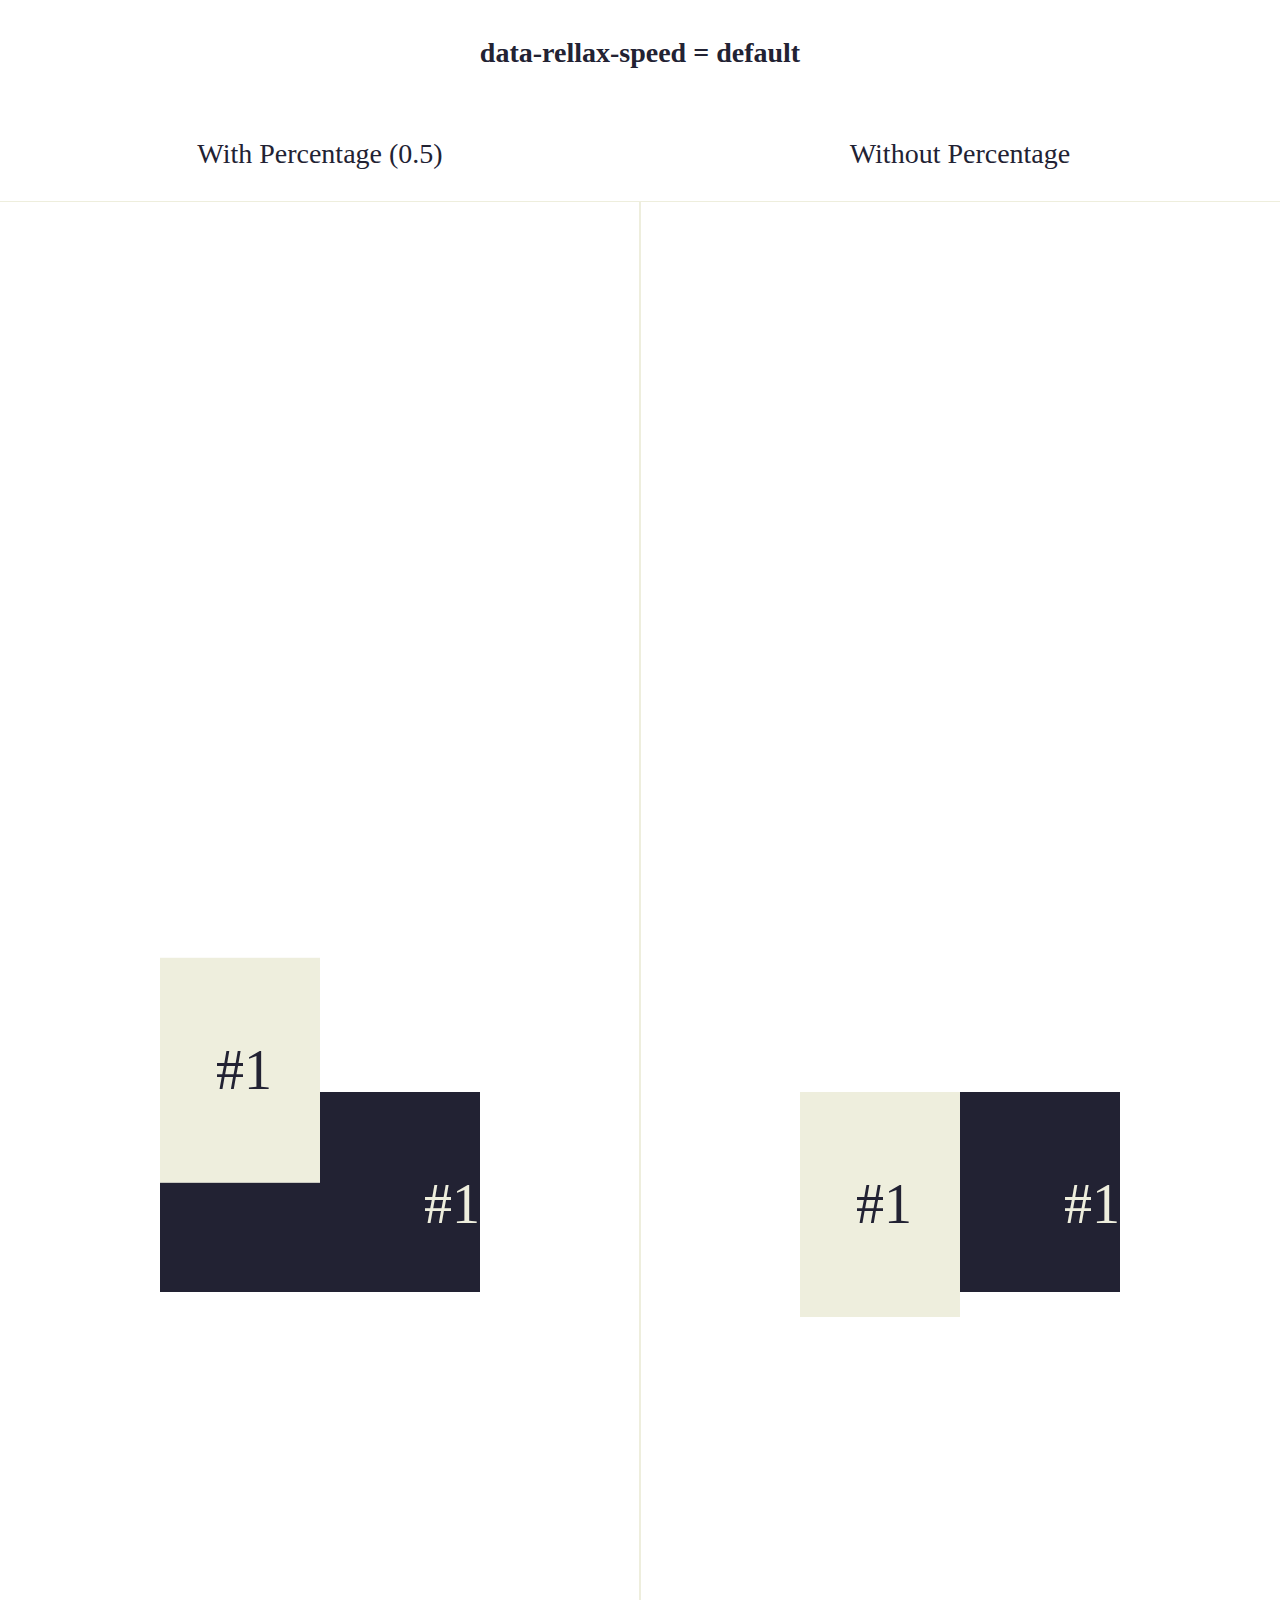
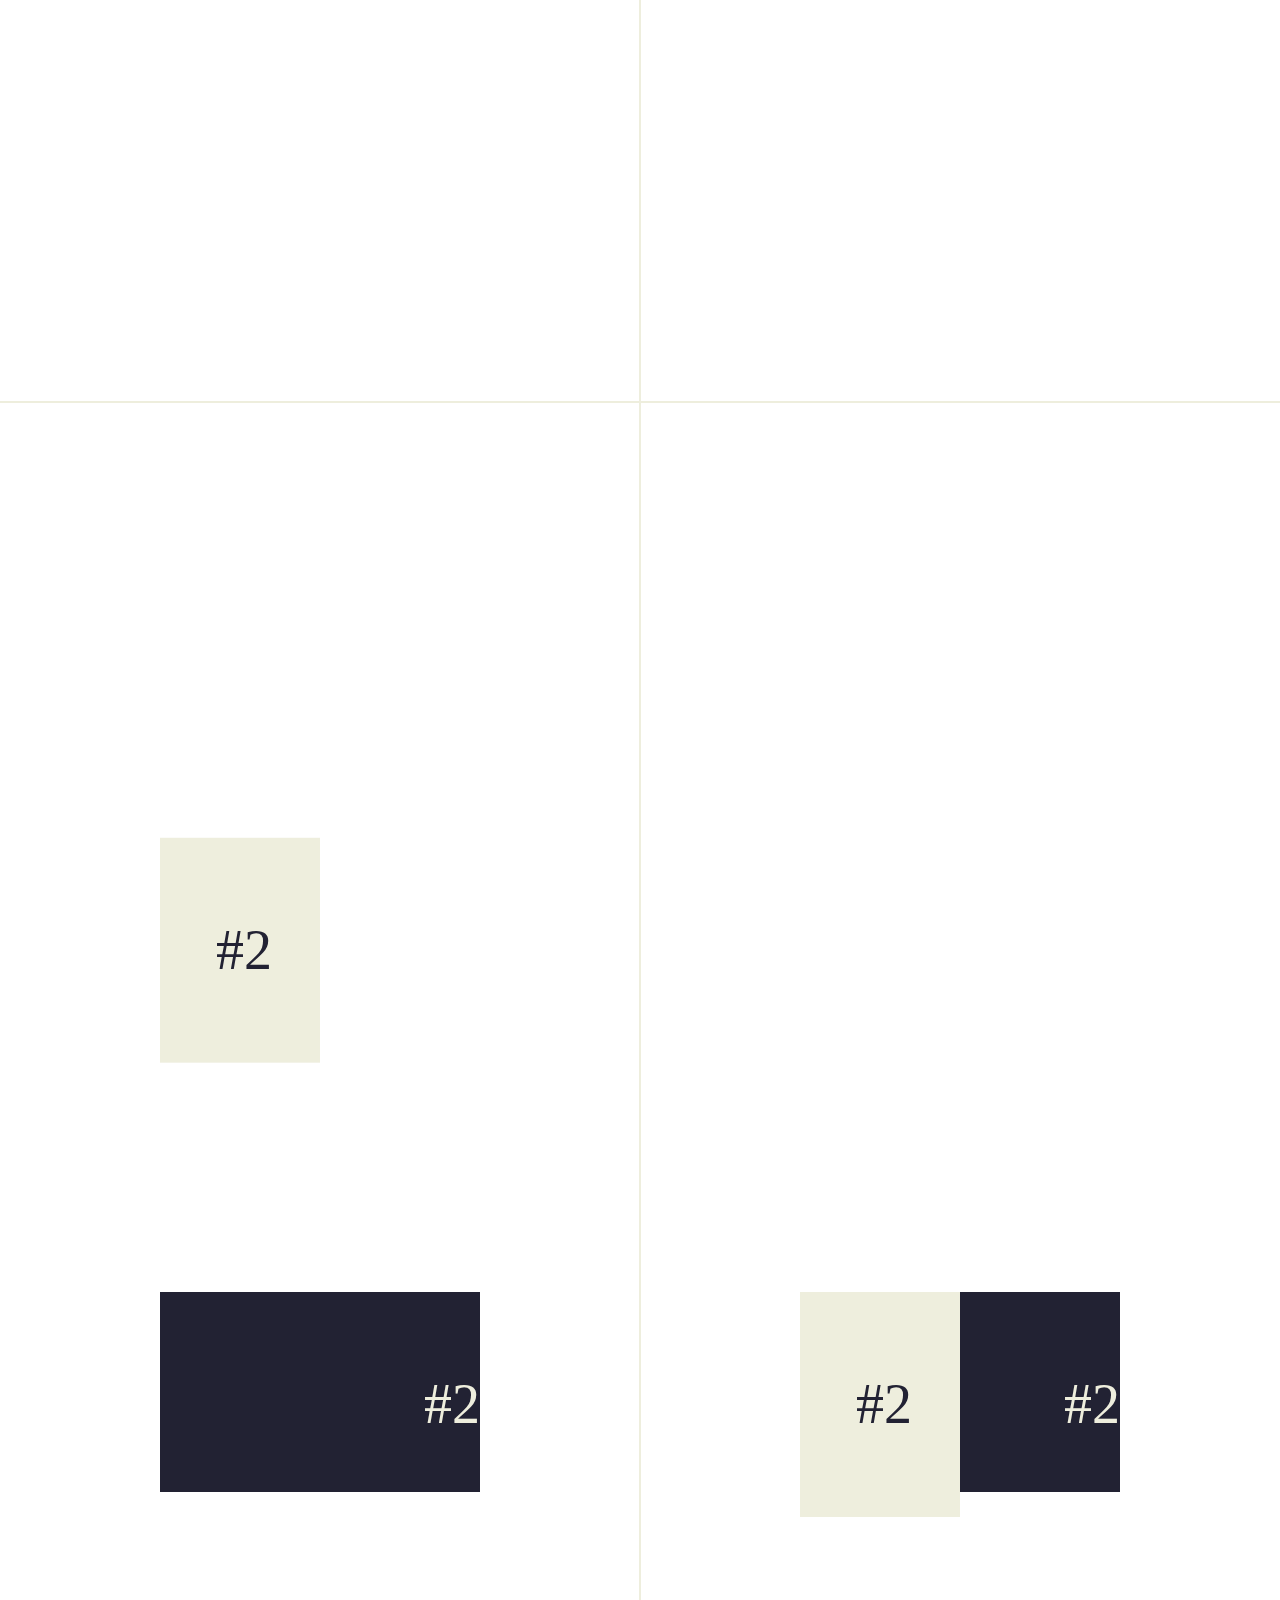
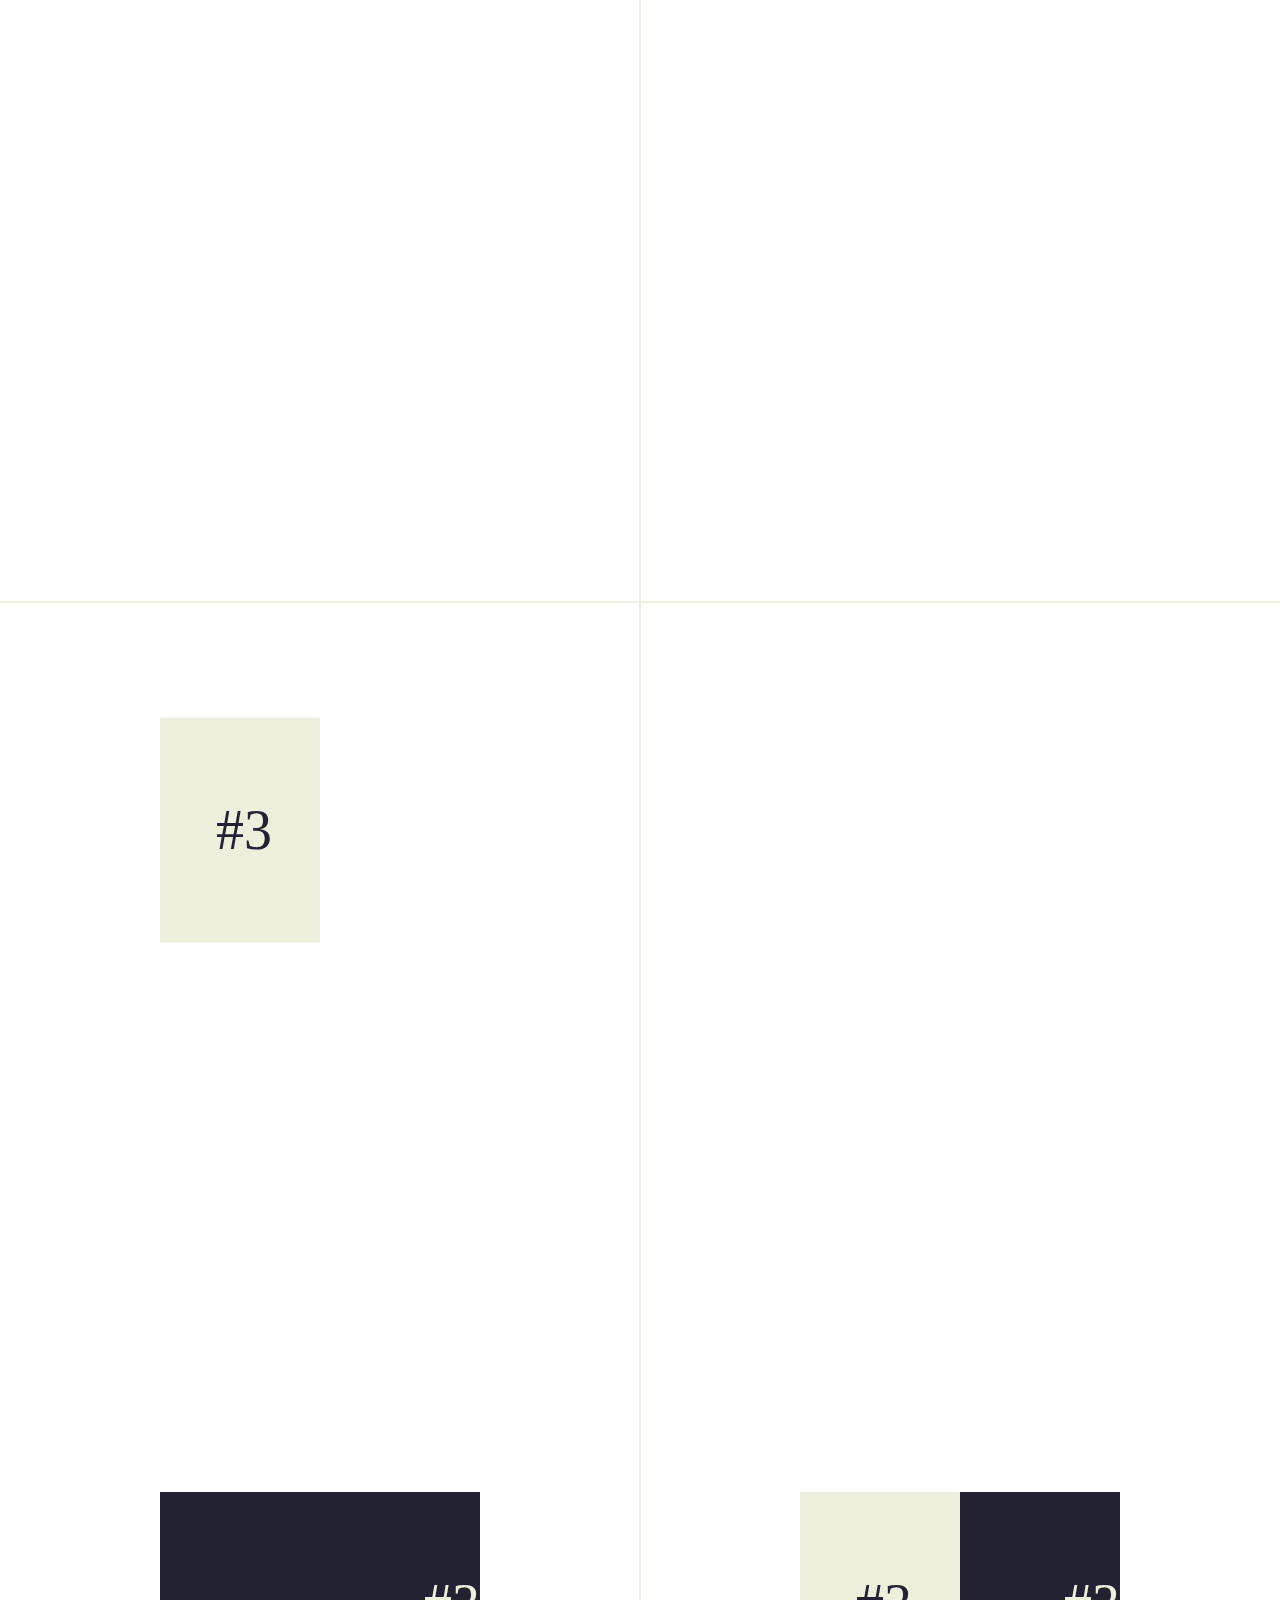
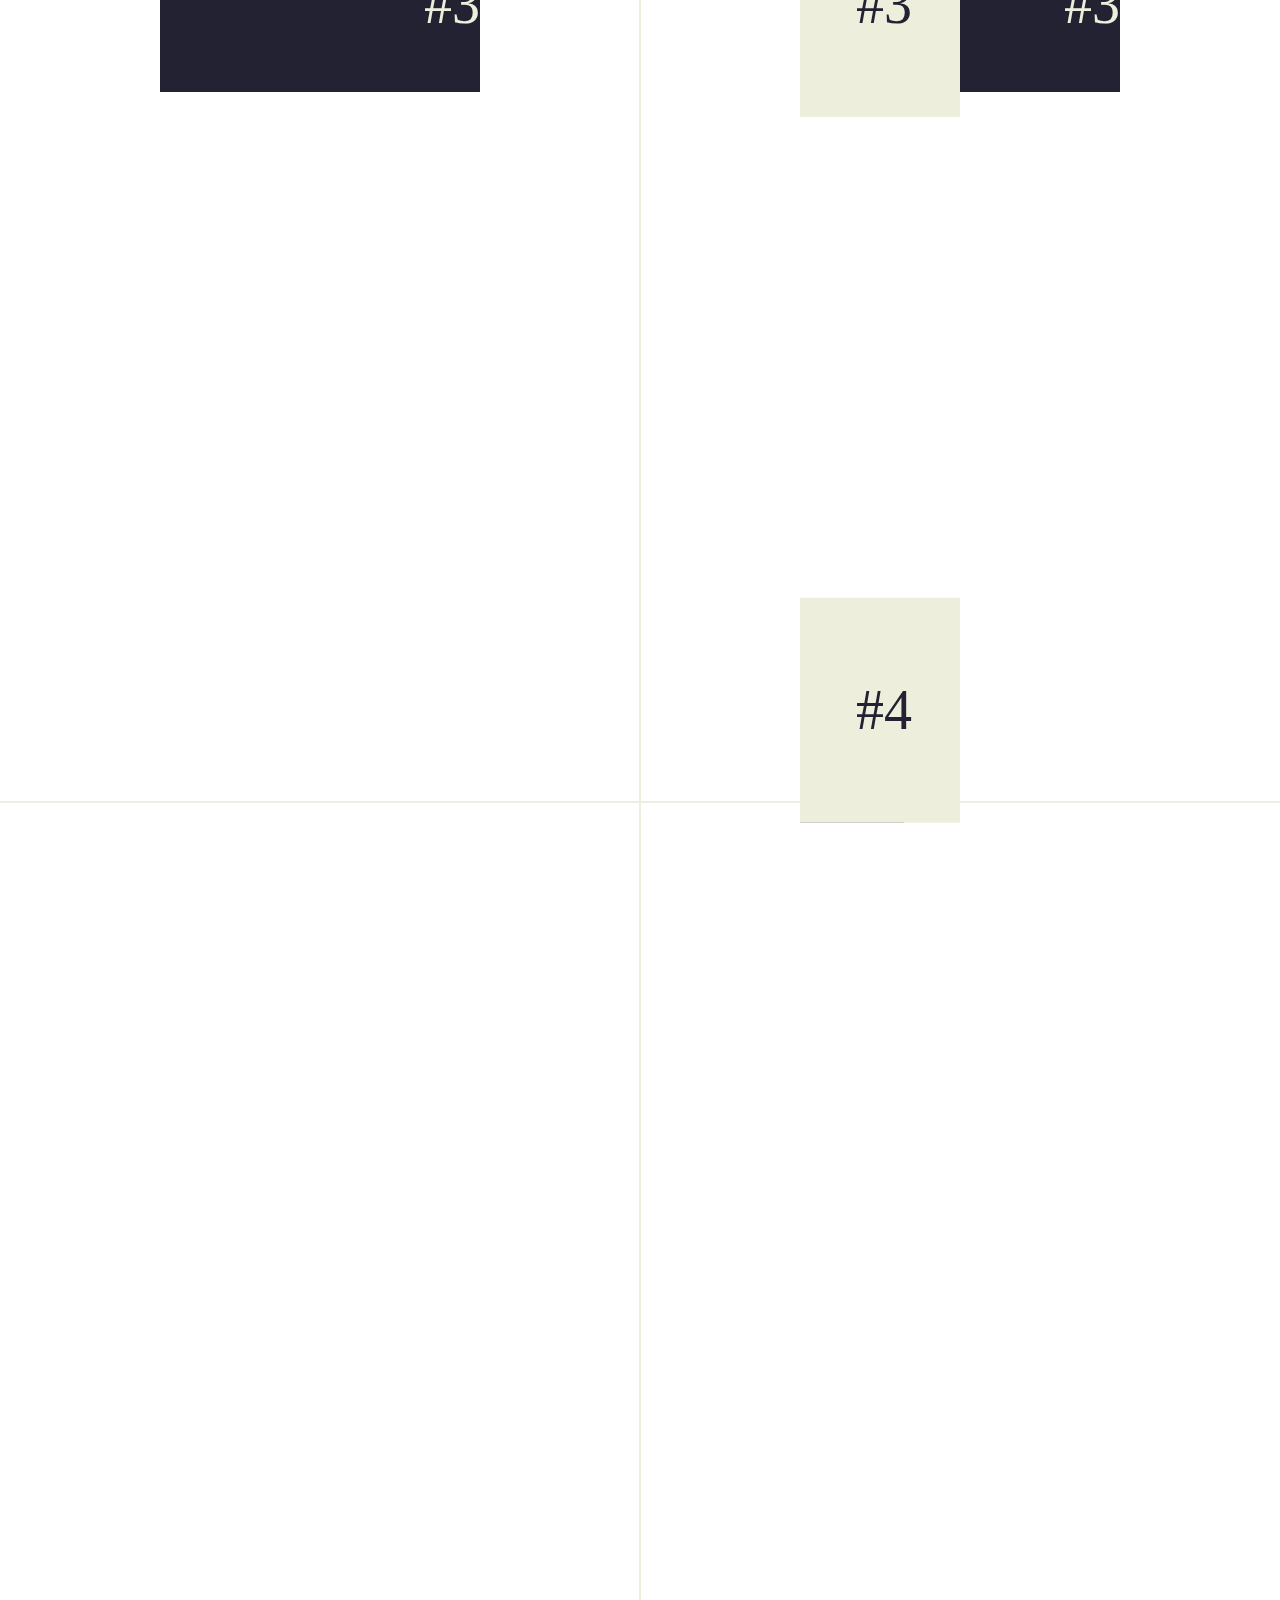
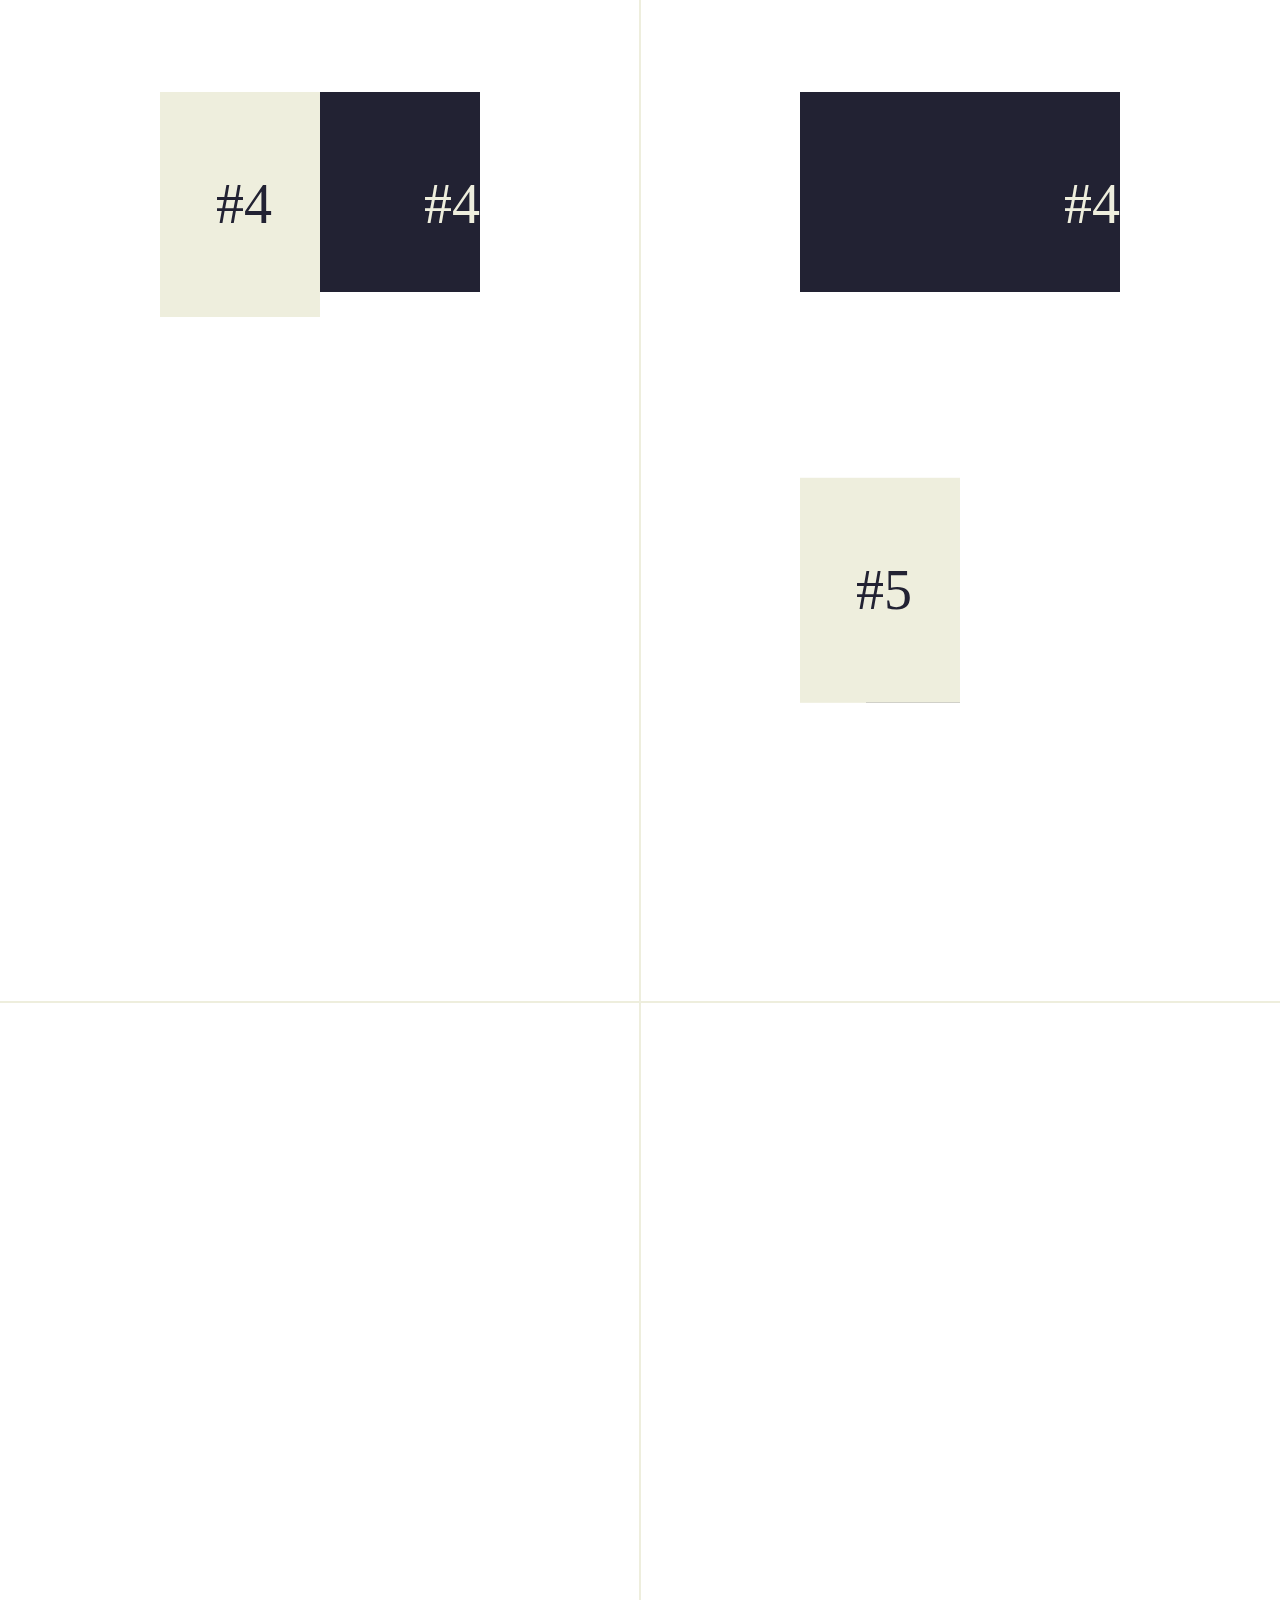
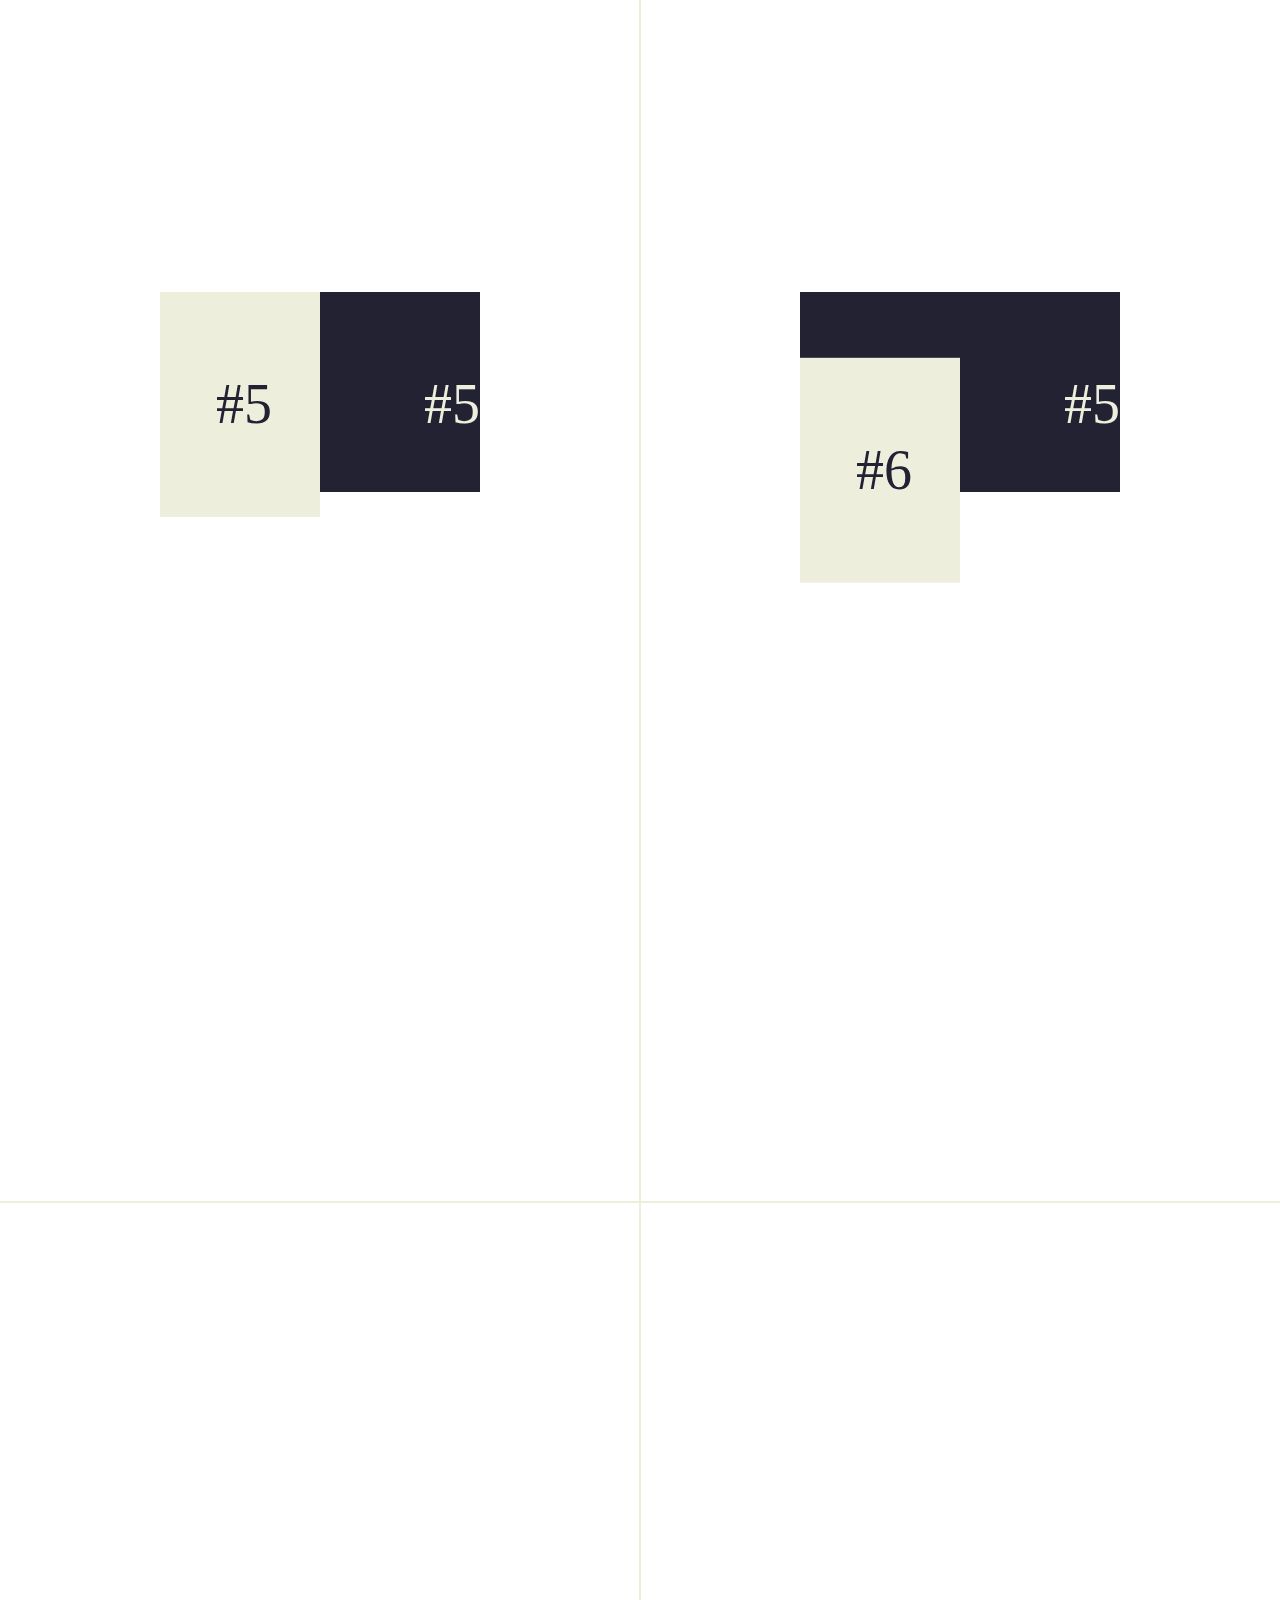
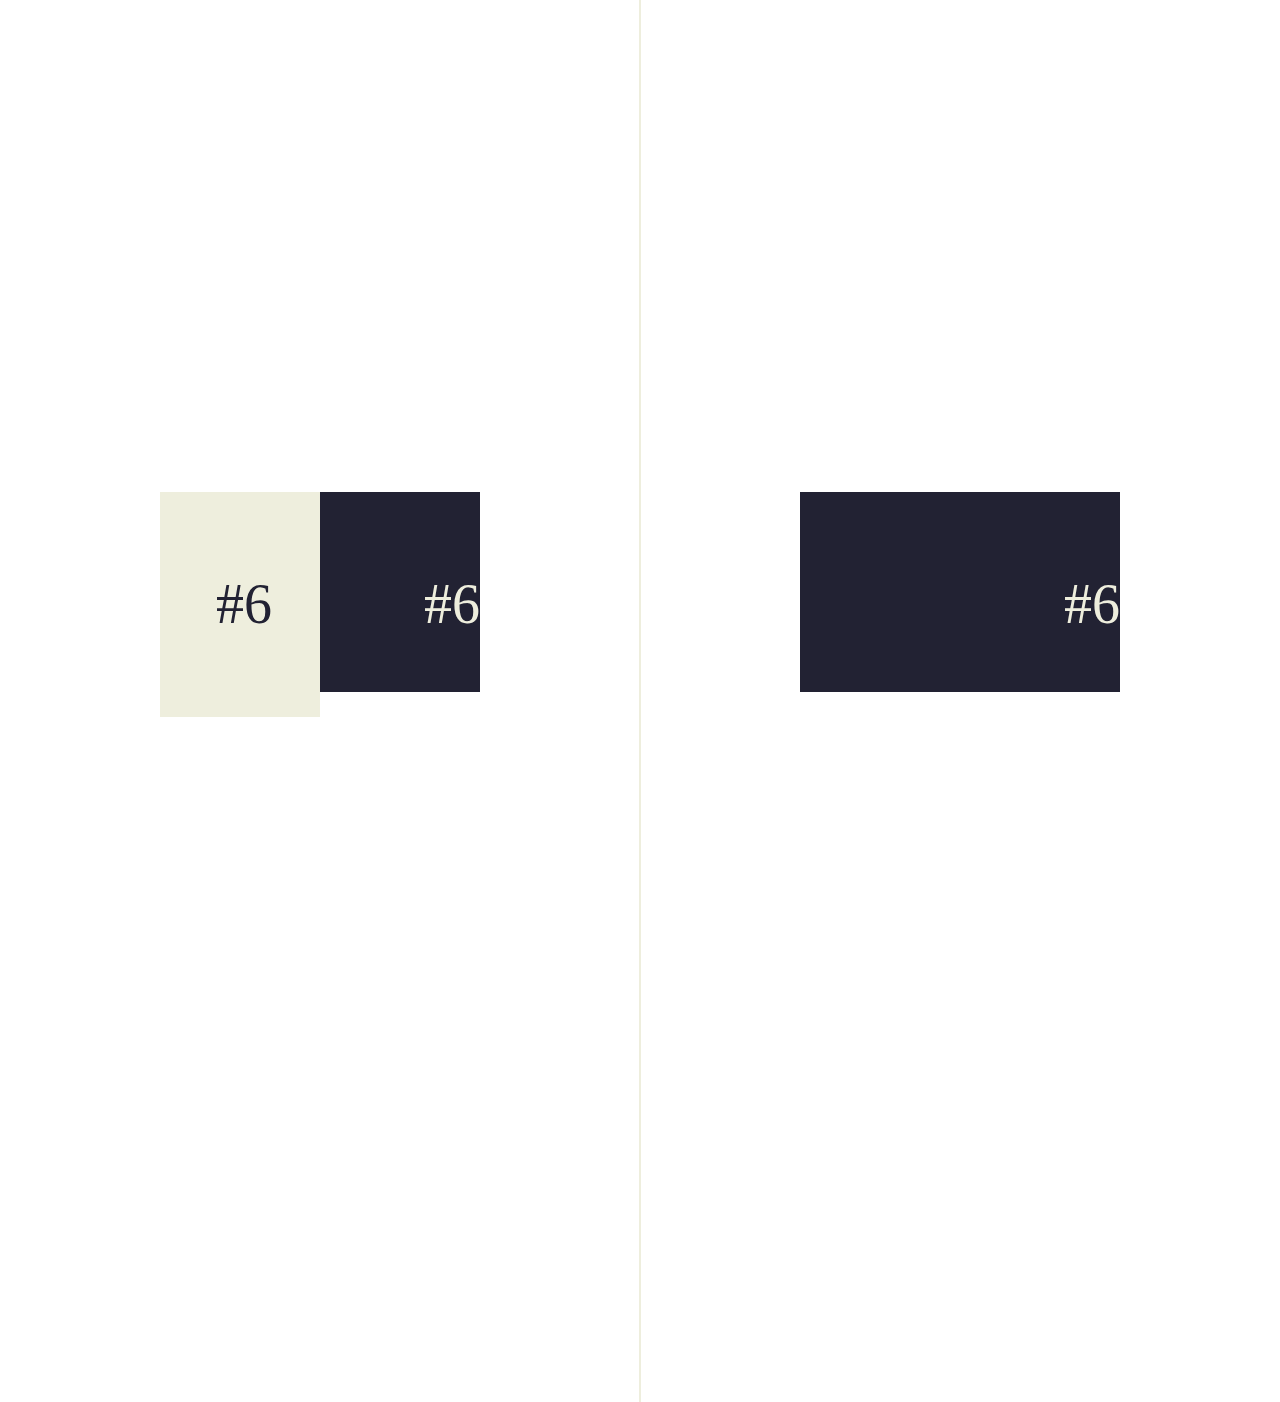
<file: tests/center.html>
<!DOCTYPE html>
<html lang="en">
<head>
	<meta charset="UTF-8">
	<meta name="viewport" content="width=device-width, initial-scale=1.0">
	<meta http-equiv="X-UA-Compatible" content="IE=edge">
	<title></title>
	<style>
		html, body{
			color: #223;
			font-size: 21pt;
			margin: 0; padding: 0;
		}
		nav{
			font-size: 21pt;
			line-height: 1.5em;
			position: fixed;
			bottom: 0; left: 0;
		}
		nav a{ color: inherit; }

		.col{
			text-align: center;
			width: 50%;
			float: left;
			box-sizing: border-box;
		}

		h4{ text-align: center;}

		.container{
			display: flex;
			align-items: center;
			outline: 1px solid #eed;
			font-size: 42pt;
			/*padding: 37.5vh 12.5vw;*/
			padding: 0 12.5vw;
			height: 200vh;
		}
		.block{
			background: #223;
			color: #eed;
			line-height: 25vh;
			text-align: right;
			/*padding: 0 42pt;*/
			margin-top: 20vh;
			height: 200px;
			width: 400px;
			position: relative;
		}
		span{
			background: #eed;
			color: #223;
			line-height: 25vh;
			text-align: left;
			padding: 0 42pt;
			display: block;
			width: 50%;
			position: absolute;
			top: 0; left: 0;
			box-sizing: border-box;
		}
	</style>
</head>
<body>
	<h4>data-rellax-speed = default</h4>
	<section>
		<div class="col">
			<br>With Percentage (0.5) <br><br>
			<div id="21" class="container"><div class="block">#1<span class="rellax" data-rellax-percentage="0.5">#1</span></div></div>
			<div id="22" class="container"><div class="block">#2<span class="rellax" data-rellax-percentage="0.5">#2</span></div></div>
			<div id="23" class="container"><div class="block">#3<span class="rellax" data-rellax-percentage="0.5">#3</span></div></div>
			<div id="24" class="container"><div class="block">#4<span class="rellax" data-rellax-percentage="0.5" style="transition: transform 10s cubic-bezier(0,1,.5,1);">#4</span></div></div>
			<div id="25" class="container"><div class="block">#5<span class="rellax" data-rellax-percentage="0.5" style="transition: transform 10s cubic-bezier(0,1,.5,1);">#5</span></div></div>
			<div id="26" class="container"><div class="block">#6<span class="rellax" data-rellax-percentage="0.5" style="transition: transform 10s cubic-bezier(0,1,.5,1);">#6</span></div></div>
		</div>
		<div class="col">
			<br>Without Percentage <br><br>
			<div id="21" class="container"><div class="block">#1<span class="rellax" style="transition: transform 10s cubic-bezier(0,1,.5,1);">#1</span></div></div>
			<div id="22" class="container"><div class="block">#2<span class="rellax" style="transition: transform 10s cubic-bezier(0,1,.5,1);">#2</span></div></div>
			<div id="23" class="container"><div class="block">#3<span class="rellax" style="transition: transform 10s cubic-bezier(0,1,.5,1);">#3</span></div></div>
			<div id="24" class="container"><div class="block">#4<span class="rellax">#4</span></div></div>
			<div id="25" class="container"><div class="block">#5<span class="rellax">#5</span></div></div>
			<div id="26" class="container"><div class="block">#6<span class="rellax">#6</span></div></div>
		</div>
	</section>

	<!-- Scripts -->
	<script src="../rellax.js"></script>
	<script>
		var rellax = new Rellax('.rellax', {center: true});
	</script>
</body>
</html>
</file>
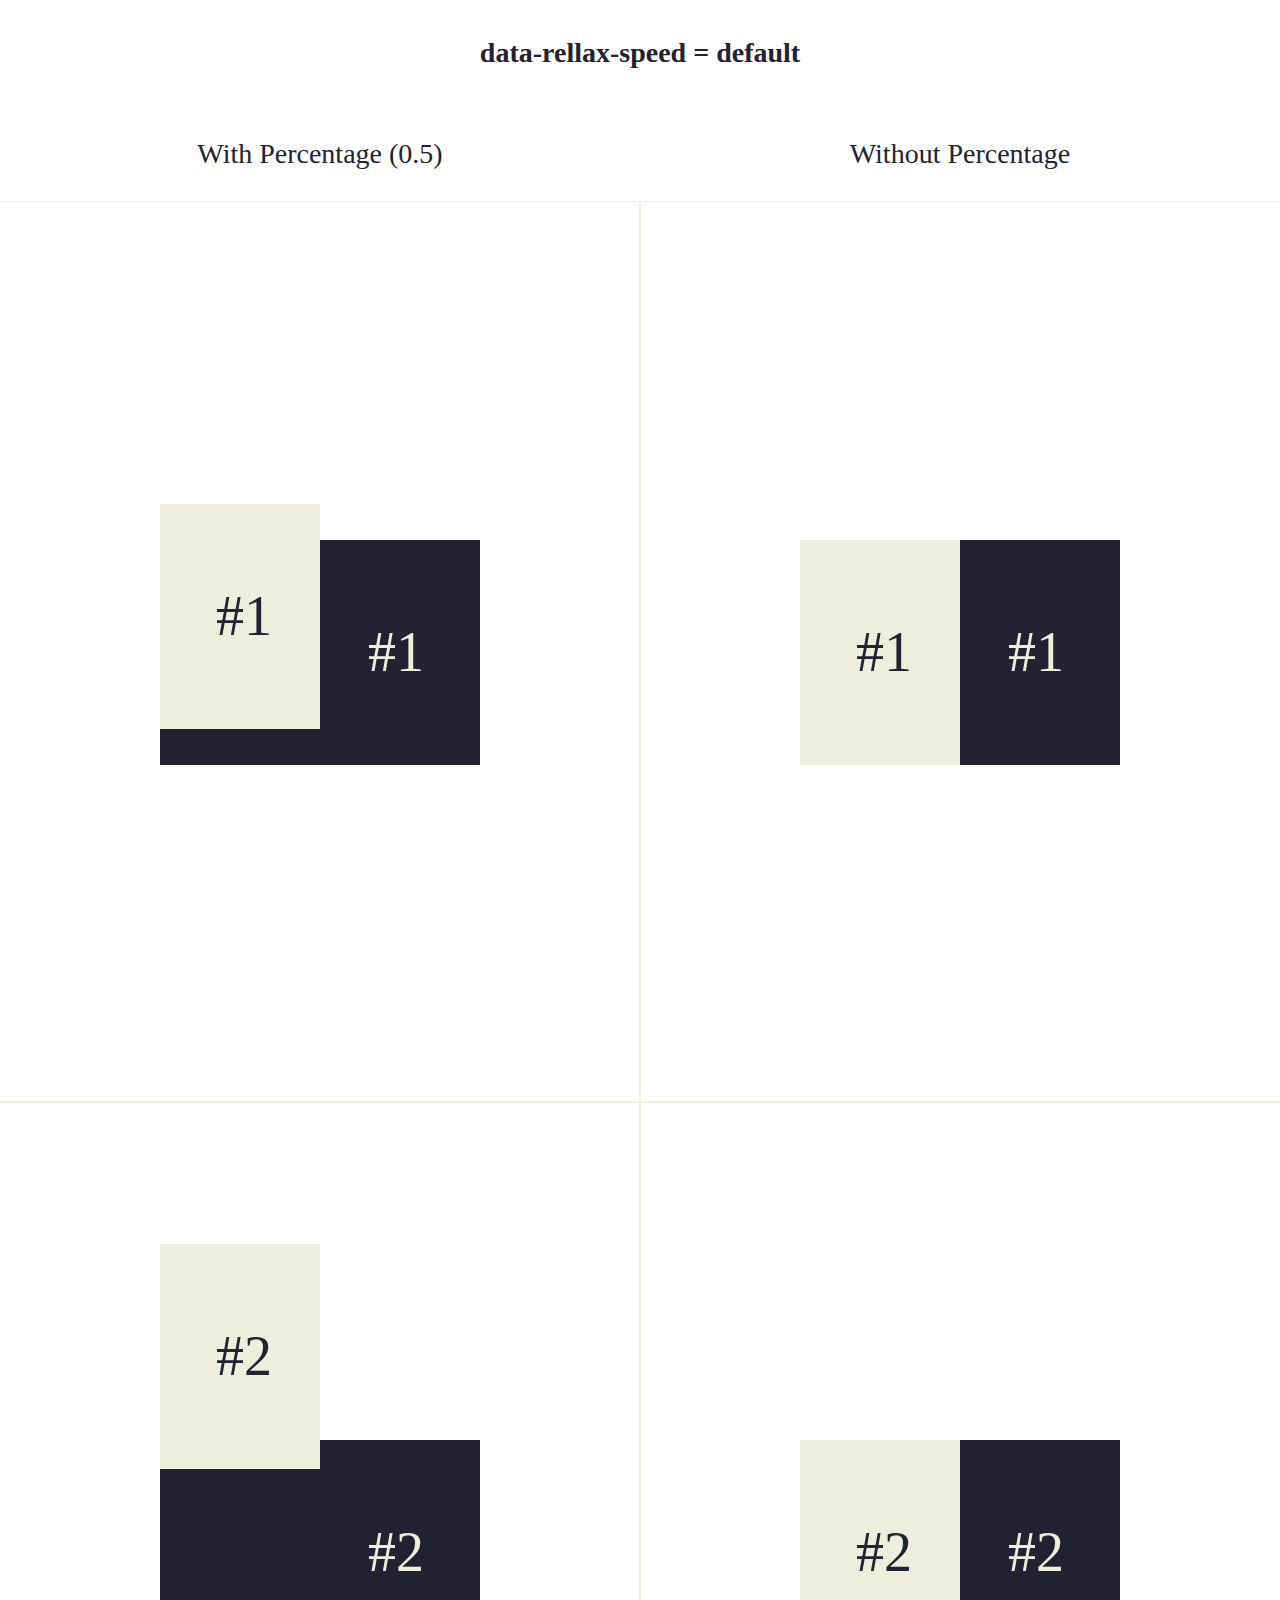
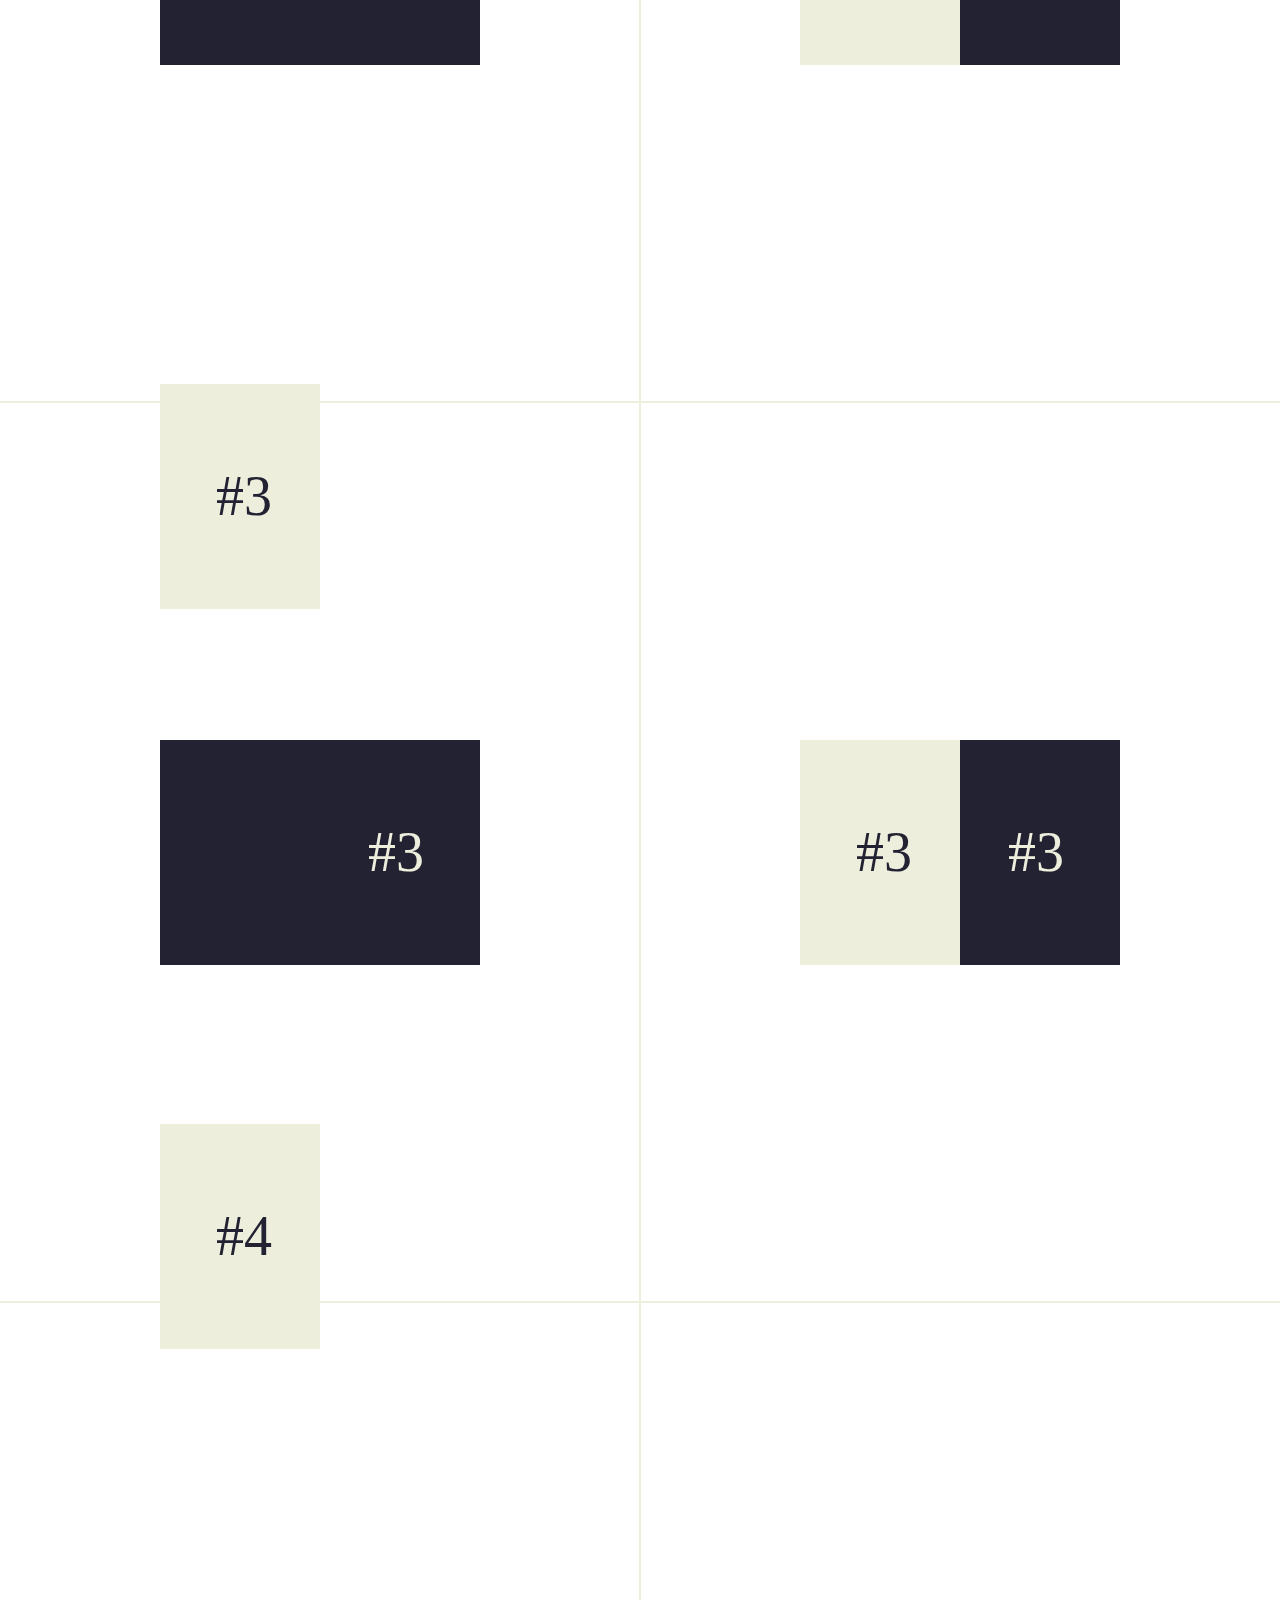
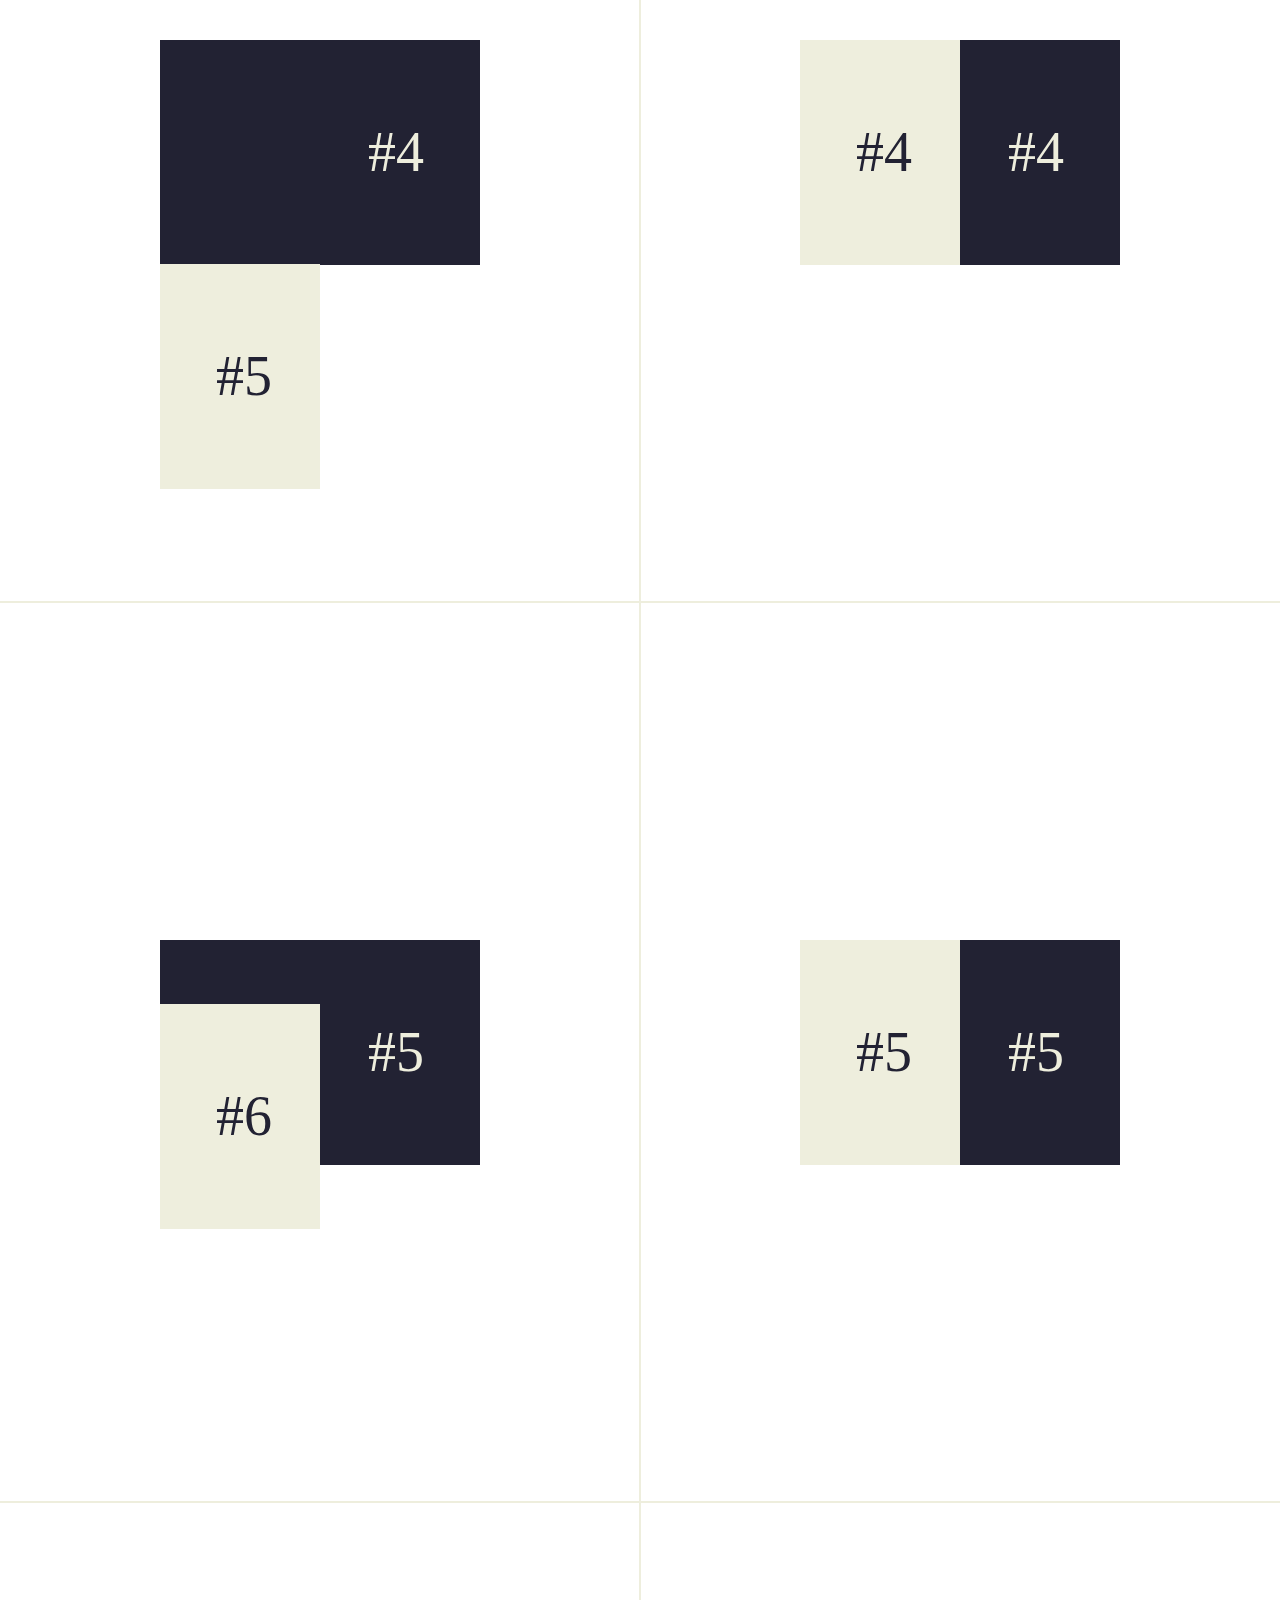
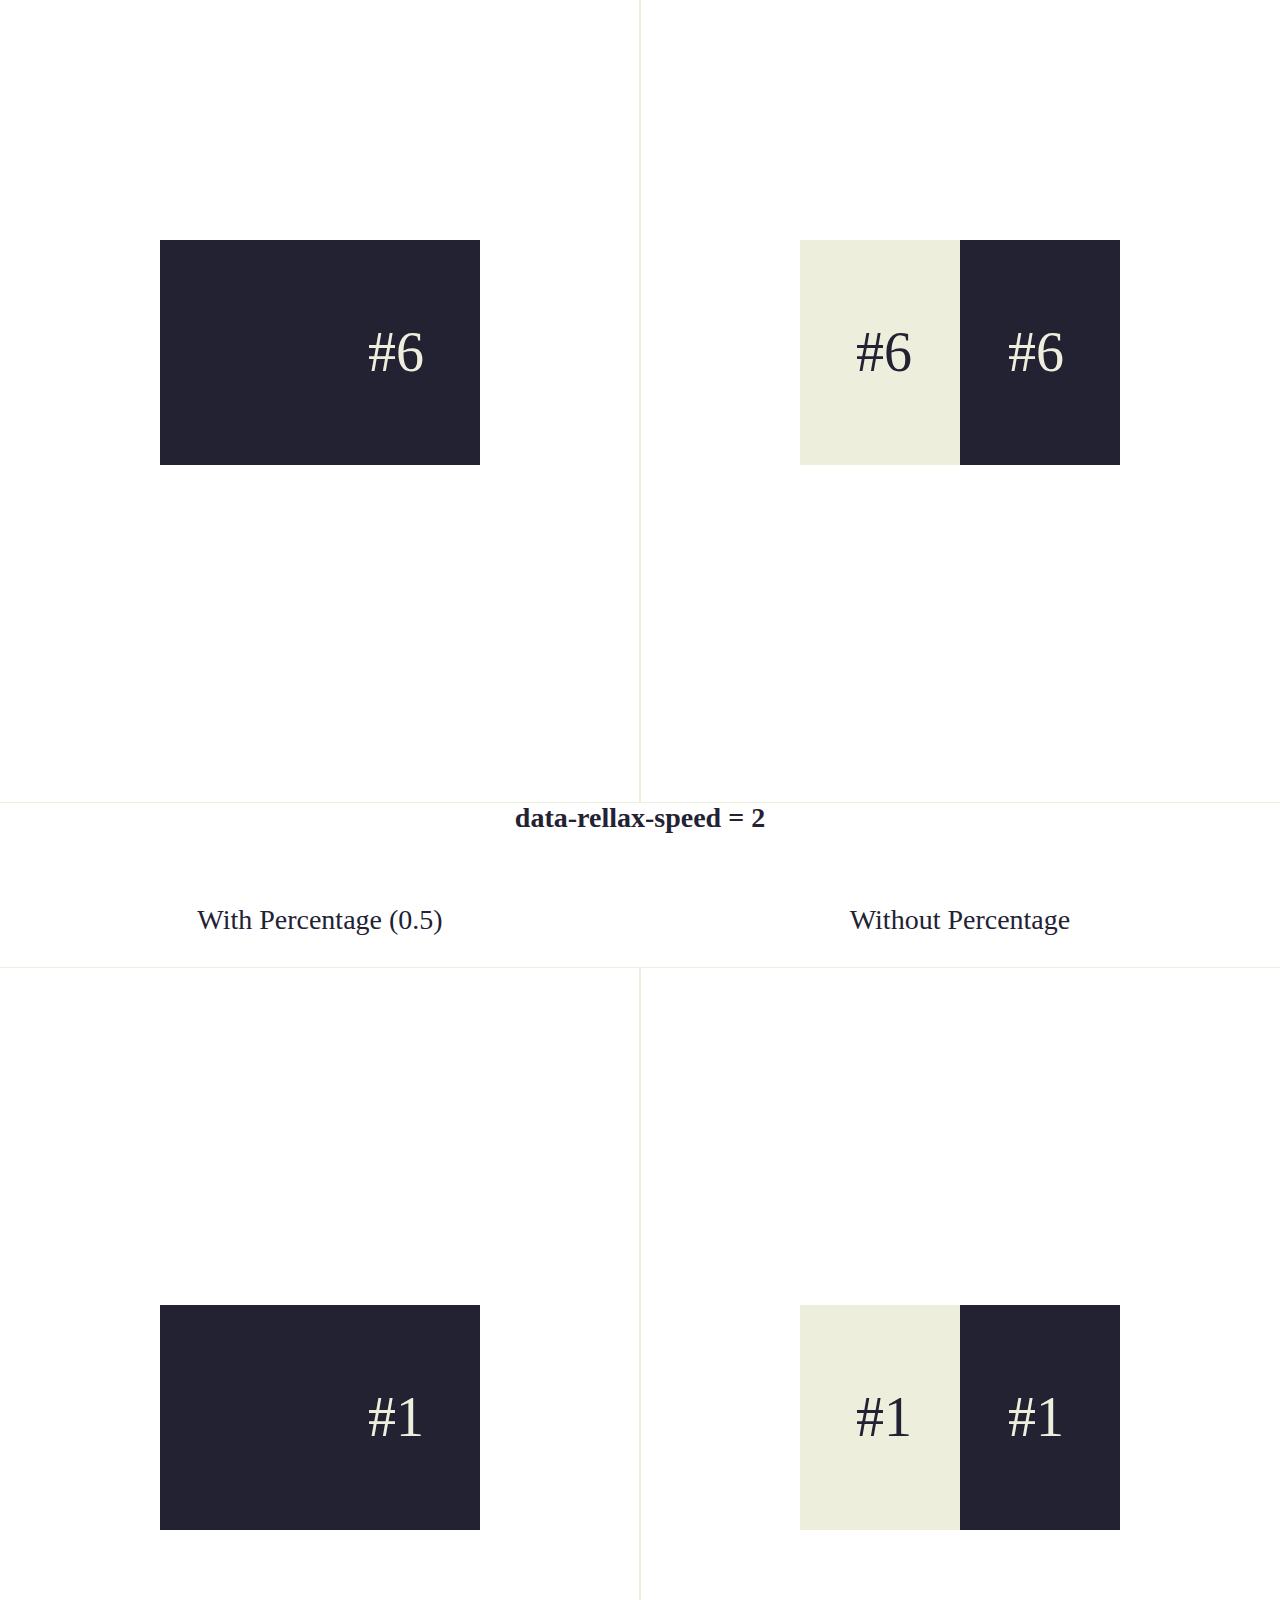
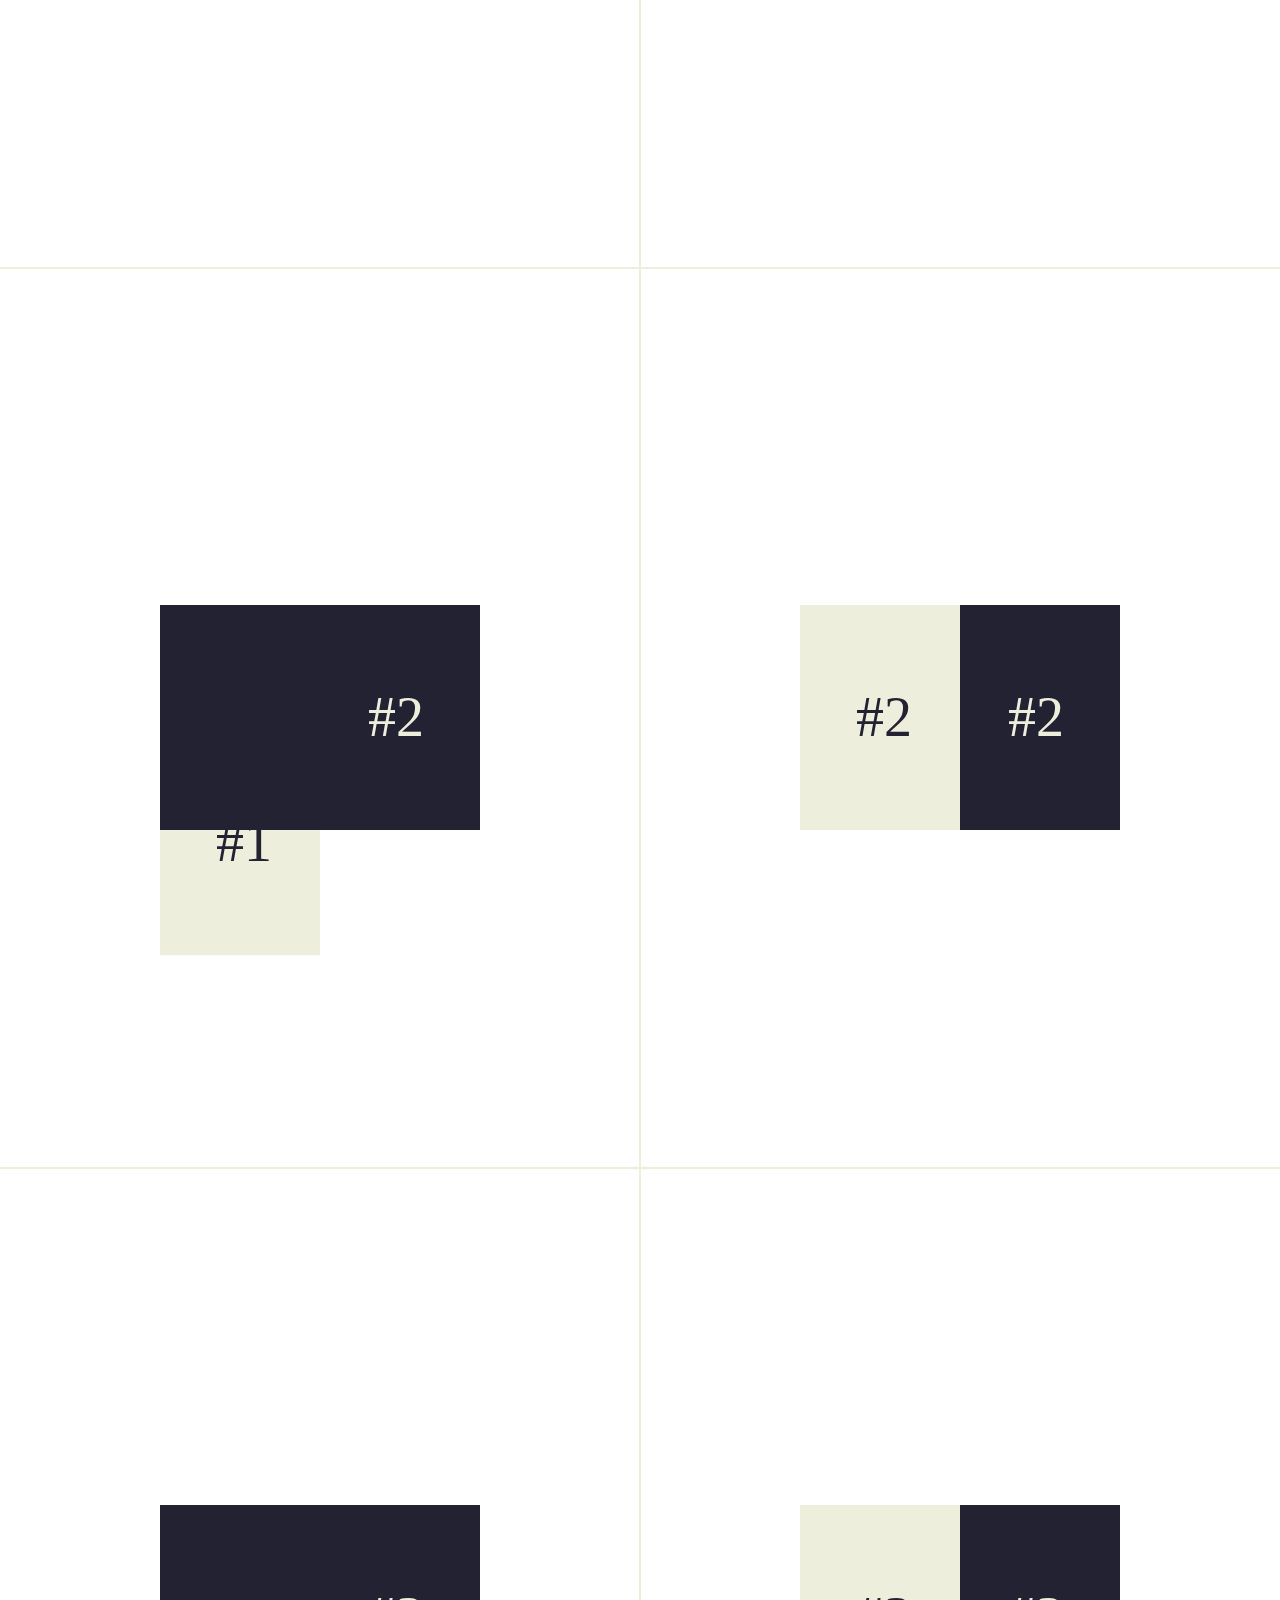
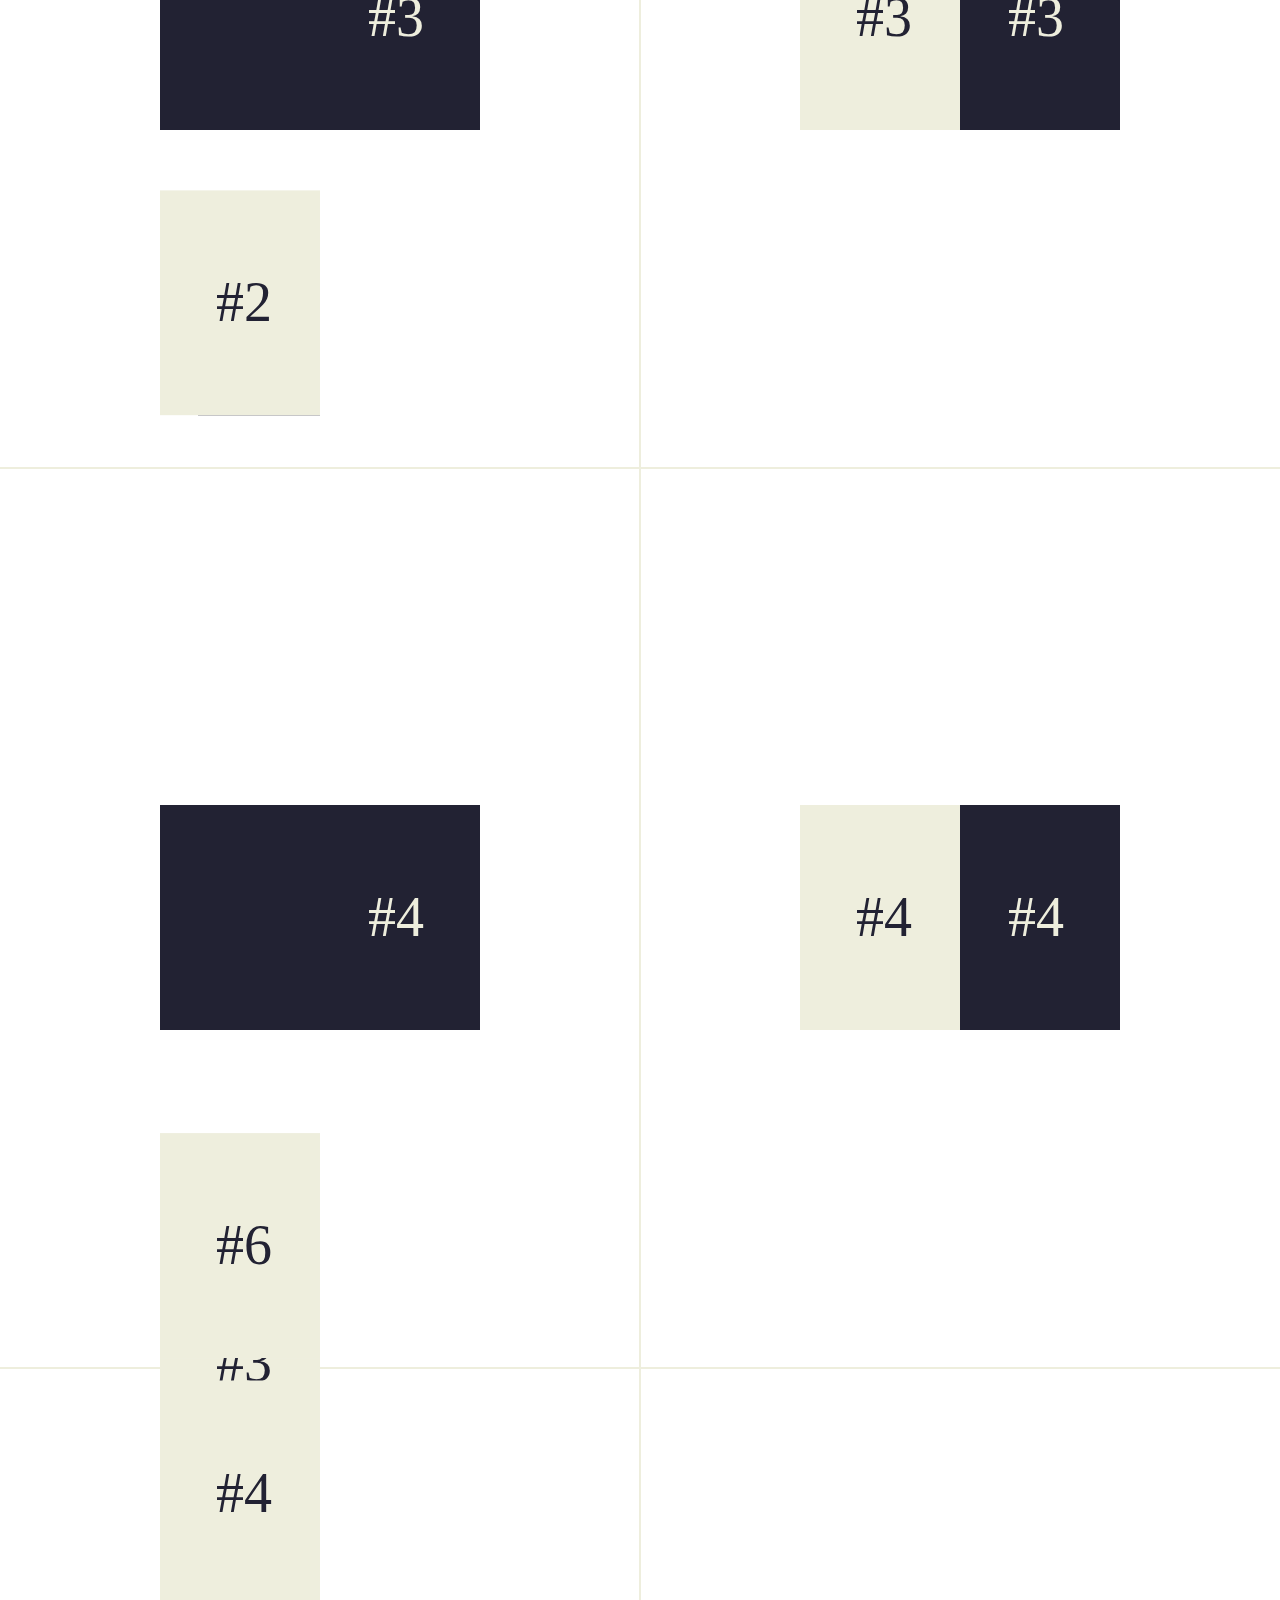
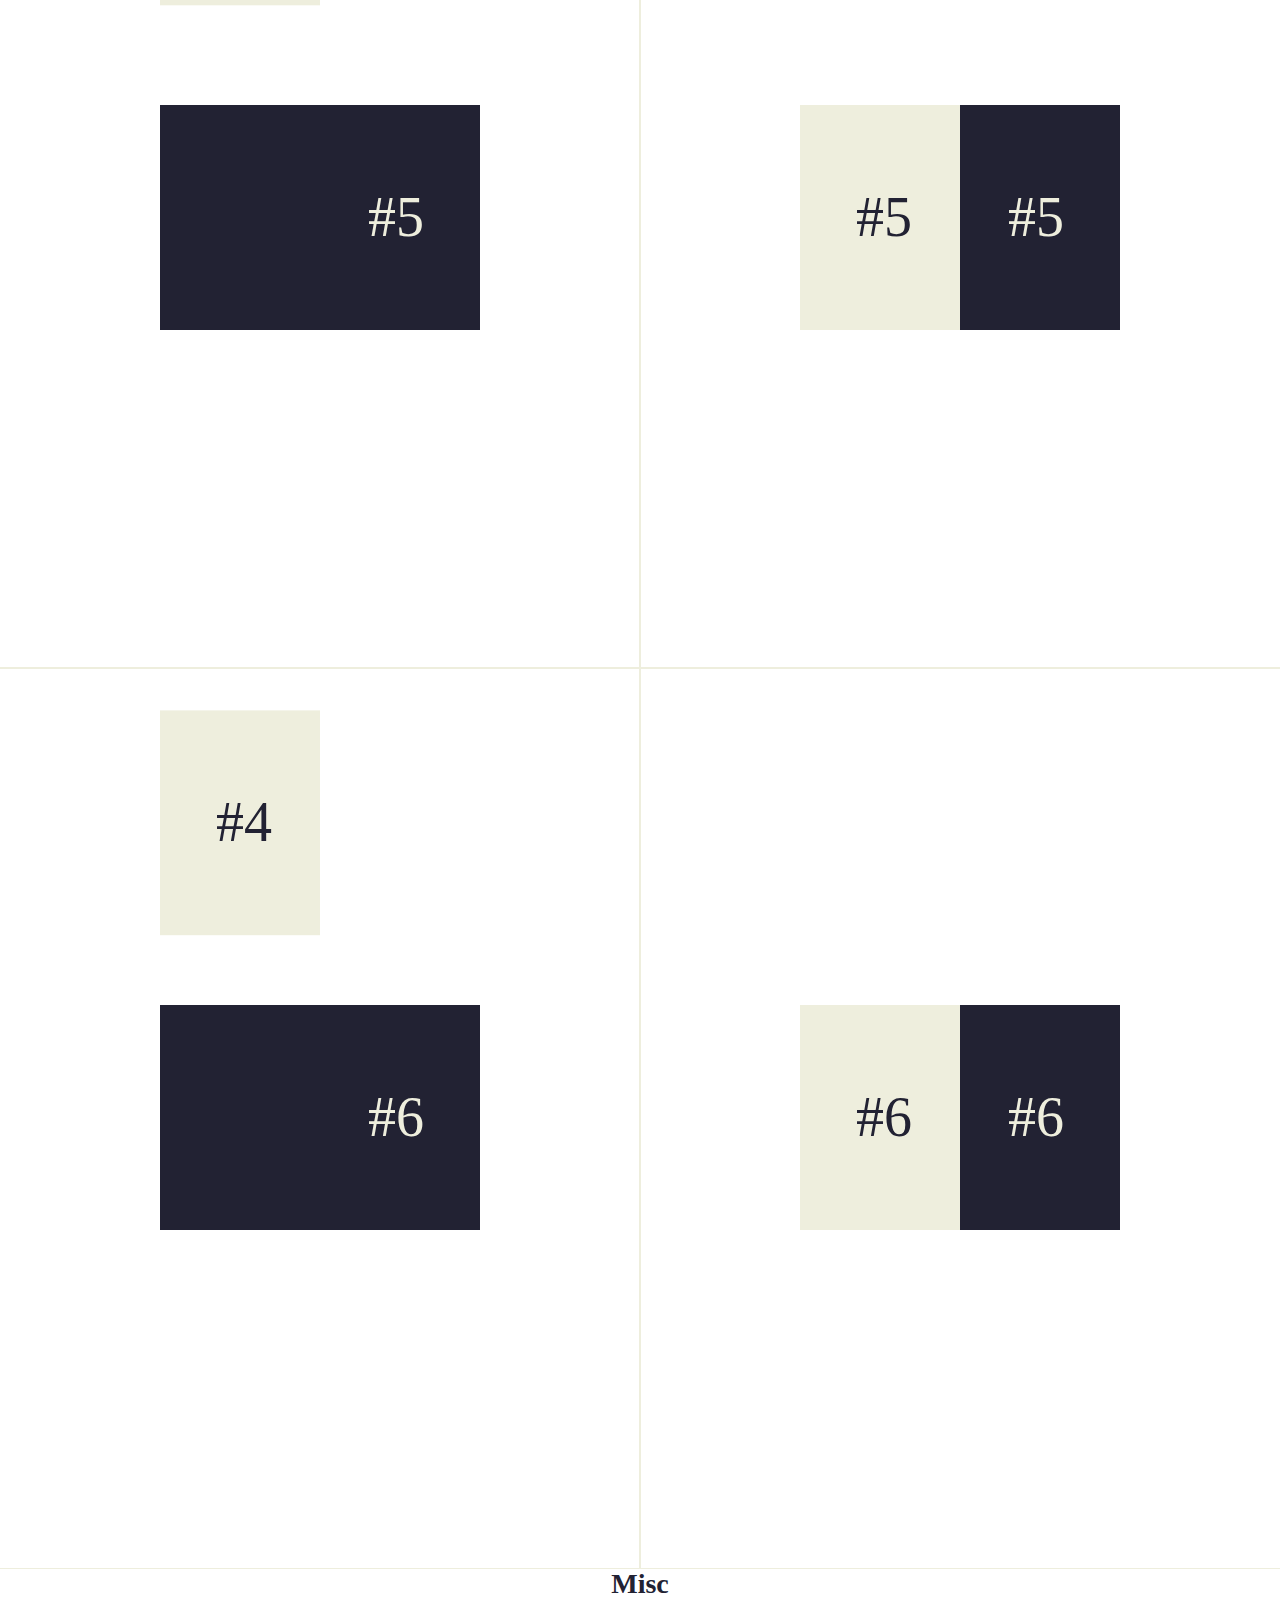
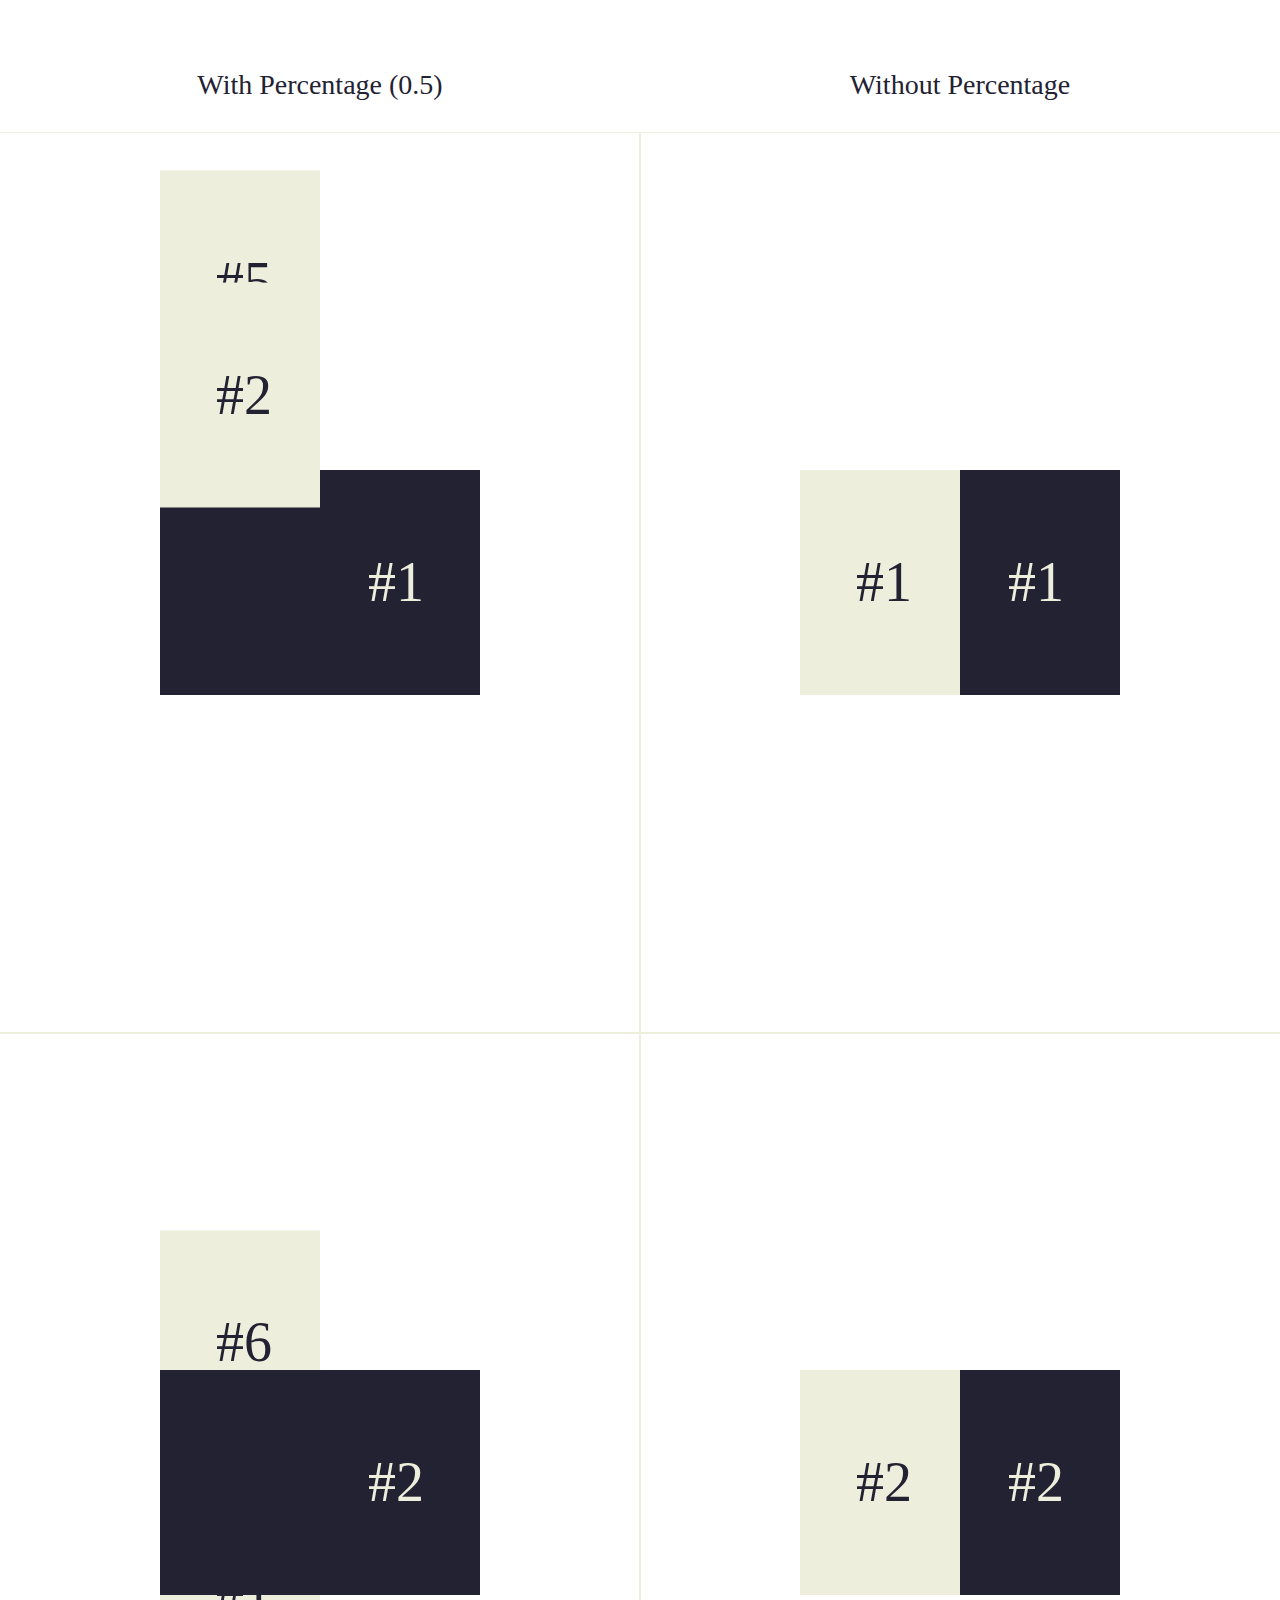
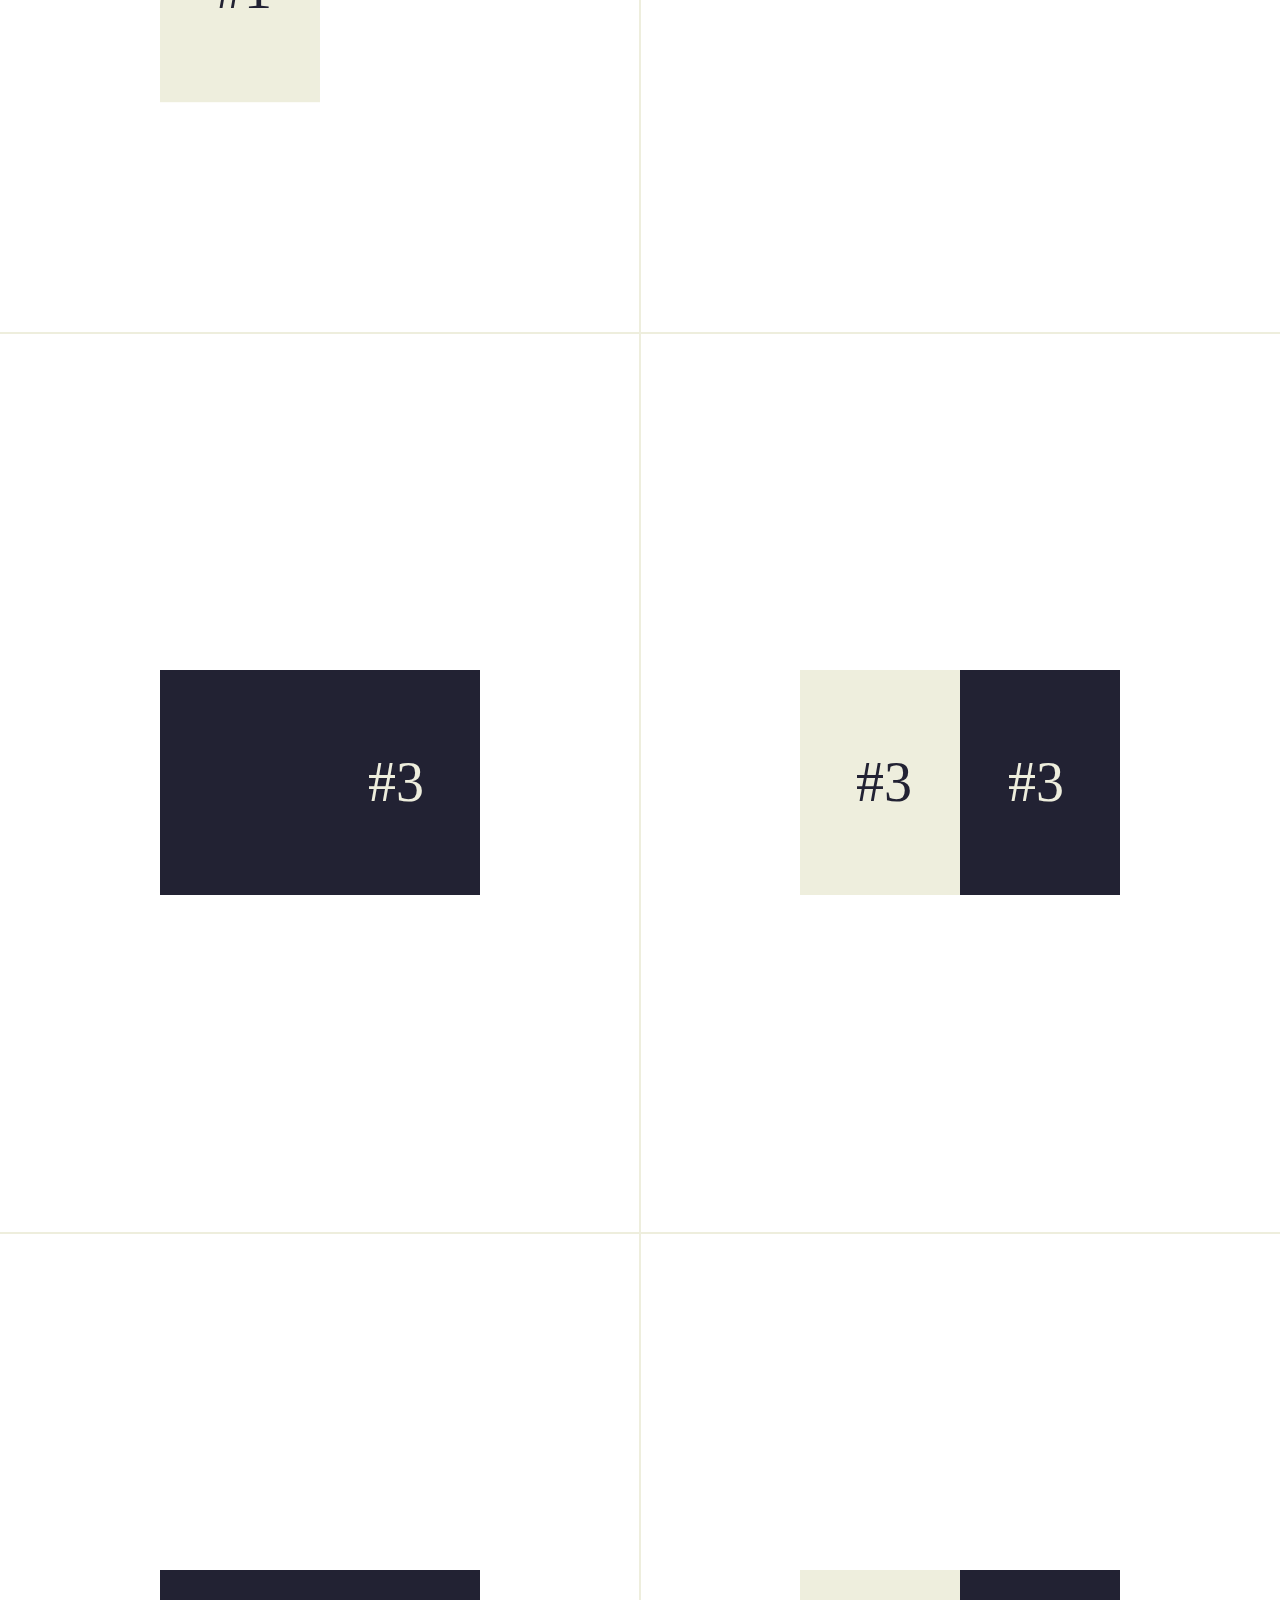
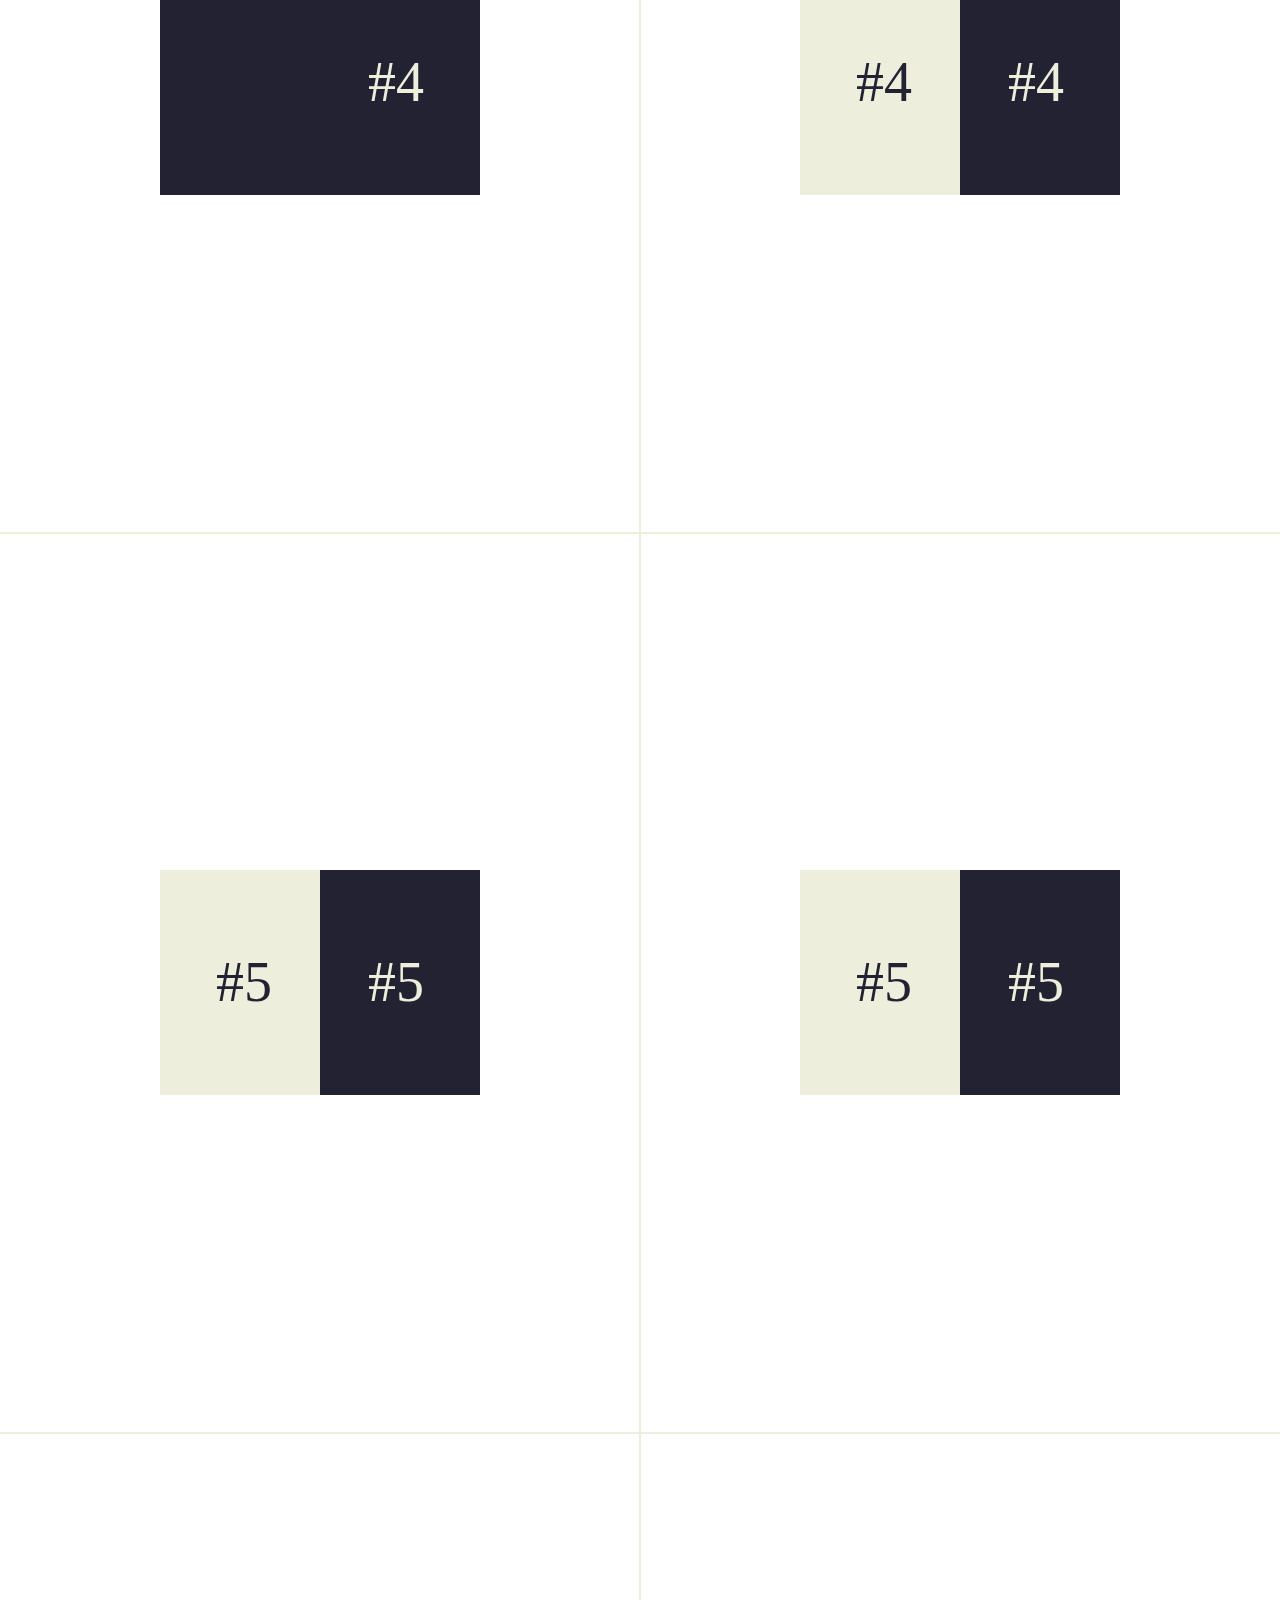
<file: tests/percentage.html>
<!DOCTYPE html>
<html lang="en">
<head>
	<meta charset="UTF-8">
	<meta name="viewport" content="width=device-width, initial-scale=1.0">
	<meta http-equiv="X-UA-Compatible" content="IE=edge">
	<title></title>
	<style>
		html, body{
			color: #223;
			font-size: 21pt;
			margin: 0; padding: 0;
		}
		nav{
			font-size: 21pt;
			line-height: 1.5em;
			position: fixed;
			bottom: 0; left: 0;
		}
		nav a{ color: inherit; }

		.col{
			text-align: center;
			width: 50%;
			float: left;
			box-sizing: border-box;
		}

		h4{ text-align: center;}

		.container{
			outline: 1px solid #eed;
			font-size: 42pt;
			padding: 37.5vh 12.5vw;
		}
		.block{
			background: #223;
			color: #eed;
			line-height: 25vh;
			text-align: right;
			padding: 0 42pt;
			position: relative;
		}
		span{
			background: #eed;
			color: #223;
			line-height: 25vh;
			text-align: left;
			padding: 0 42pt;
			display: block;
			width: 50%;
			position: absolute;
			top: 0; left: 0;
			box-sizing: border-box;
		}
	</style>
</head>
<body>
	<h4>data-rellax-speed = default</h4>
	<section>
		<div class="col">
			<br>With Percentage (0.5) <br><br>
			<div id="21" class="container"><div class="block">#1<span class="rellax" data-rellax-percentage="0.5">#1</span></div></div>
			<div id="22" class="container"><div class="block">#2<span class="rellax" data-rellax-percentage="0.5">#2</span></div></div>
			<div id="23" class="container"><div class="block">#3<span class="rellax" data-rellax-percentage="0.5">#3</span></div></div>
			<div id="24" class="container"><div class="block">#4<span class="rellax" data-rellax-percentage="0.5">#4</span></div></div>
			<div id="25" class="container"><div class="block">#5<span class="rellax" data-rellax-percentage="0.5">#5</span></div></div>
			<div id="26" class="container"><div class="block">#6<span class="rellax" data-rellax-percentage="0.5">#6</span></div></div>
		</div>
		<div class="col">
			<br>Without Percentage <br><br>
			<div id="21" class="container"><div class="block">#1<span class="rellax">#1</span></div></div>
			<div id="22" class="container"><div class="block">#2<span class="rellax">#2</span></div></div>
			<div id="23" class="container"><div class="block">#3<span class="rellax">#3</span></div></div>
			<div id="24" class="container"><div class="block">#4<span class="rellax">#4</span></div></div>
			<div id="25" class="container"><div class="block">#5<span class="rellax">#5</span></div></div>
			<div id="26" class="container"><div class="block">#6<span class="rellax">#6</span></div></div>
		</div>
	</section>

	<!-- /// -->
	<h4>data-rellax-speed = 2</h4>
	<section>
		<div class="col">
			<br>With Percentage (0.5) <br><br>
			<div class="container"><div class="block">#1<span class="rellax" data-rellax-speed="2" data-rellax-percentage="0.5">#1</span></div></div>
			<div class="container"><div class="block">#2<span class="rellax" data-rellax-speed="2" data-rellax-percentage="0.5">#2</span></div></div>
			<div class="container"><div class="block">#3<span class="rellax" data-rellax-speed="2" data-rellax-percentage="0.5">#3</span></div></div>
			<div class="container"><div class="block">#4<span class="rellax" data-rellax-speed="2" data-rellax-percentage="0.5">#4</span></div></div>
			<div class="container"><div class="block">#5<span class="rellax" data-rellax-speed="2" data-rellax-percentage="0.5">#5</span></div></div>
			<div class="container"><div class="block">#6<span class="rellax" data-rellax-speed="2" data-rellax-percentage="0.5">#6</span></div></div>
		</div>
		<div class="col">
			<br>Without Percentage <br><br>
			<div class="container"><div class="block">#1<span class="rellax" data-rellax-speed="2">#1</span></div></div>
			<div class="container"><div class="block">#2<span class="rellax" data-rellax-speed="2">#2</span></div></div>
			<div class="container"><div class="block">#3<span class="rellax" data-rellax-speed="2">#3</span></div></div>
			<div class="container"><div class="block">#4<span class="rellax" data-rellax-speed="2">#4</span></div></div>
			<div class="container"><div class="block">#5<span class="rellax" data-rellax-speed="2">#5</span></div></div>
			<div class="container"><div class="block">#6<span class="rellax" data-rellax-speed="2">#6</span></div></div>
		</div>
	</section>

	<!-- /// -->
	<h4>Misc</h4>
	<section>
		<div class="col">
			<br>With Percentage (0.5) <br><br>
			<div class="container"><div class="block">#1<span class="rellax" data-rellax-speed="1" data-rellax-percentage="0.5">#1</span></div></div>
			<div class="container"><div class="block">#2<span class="rellax" data-rellax-speed="-1" data-rellax-percentage="0.5">#2</span></div></div>
			<div class="container"><div class="block">#3<span class="rellax" data-rellax-speed="4" data-rellax-percentage="0.5">#3</span></div></div>
			<div class="container"><div class="block">#4<span class="rellax" data-rellax-speed="-4" data-rellax-percentage="0.5">#4</span></div></div>
			<div class="container"><div class="block">#5<span class="rellax" data-rellax-speed="0" data-rellax-percentage="0.5">#5</span></div></div>
			<div class="container"><div class="block">#6<span class="rellax" data-rellax-speed="-10" data-rellax-percentage="0.5">#6</span></div></div>
		</div>
		<div class="col">
			<br>Without Percentage <br><br>
			<div class="container"><div class="block">#1<span class="rellax" data-rellax-speed="1">#1</span></div></div>
			<div class="container"><div class="block">#2<span class="rellax" data-rellax-speed="-1">#2</span></div></div>
			<div class="container"><div class="block">#3<span class="rellax" data-rellax-speed="0">#3</span></div></div>
			<div class="container"><div class="block">#4<span class="rellax" data-rellax-speed="0">#4</span></div></div>
			<div class="container"><div class="block">#5<span class="rellax" data-rellax-speed="0">#5</span></div></div>
			<div class="container"><div class="block">#6<span class="rellax" data-rellax-speed="0">#6</span></div></div>
		</div>
	</section>

	<!-- Scripts -->
	<script src="../rellax.js"></script>
	<script>
		var rellax = new Rellax();
	</script>
</body>
</html>
</file>
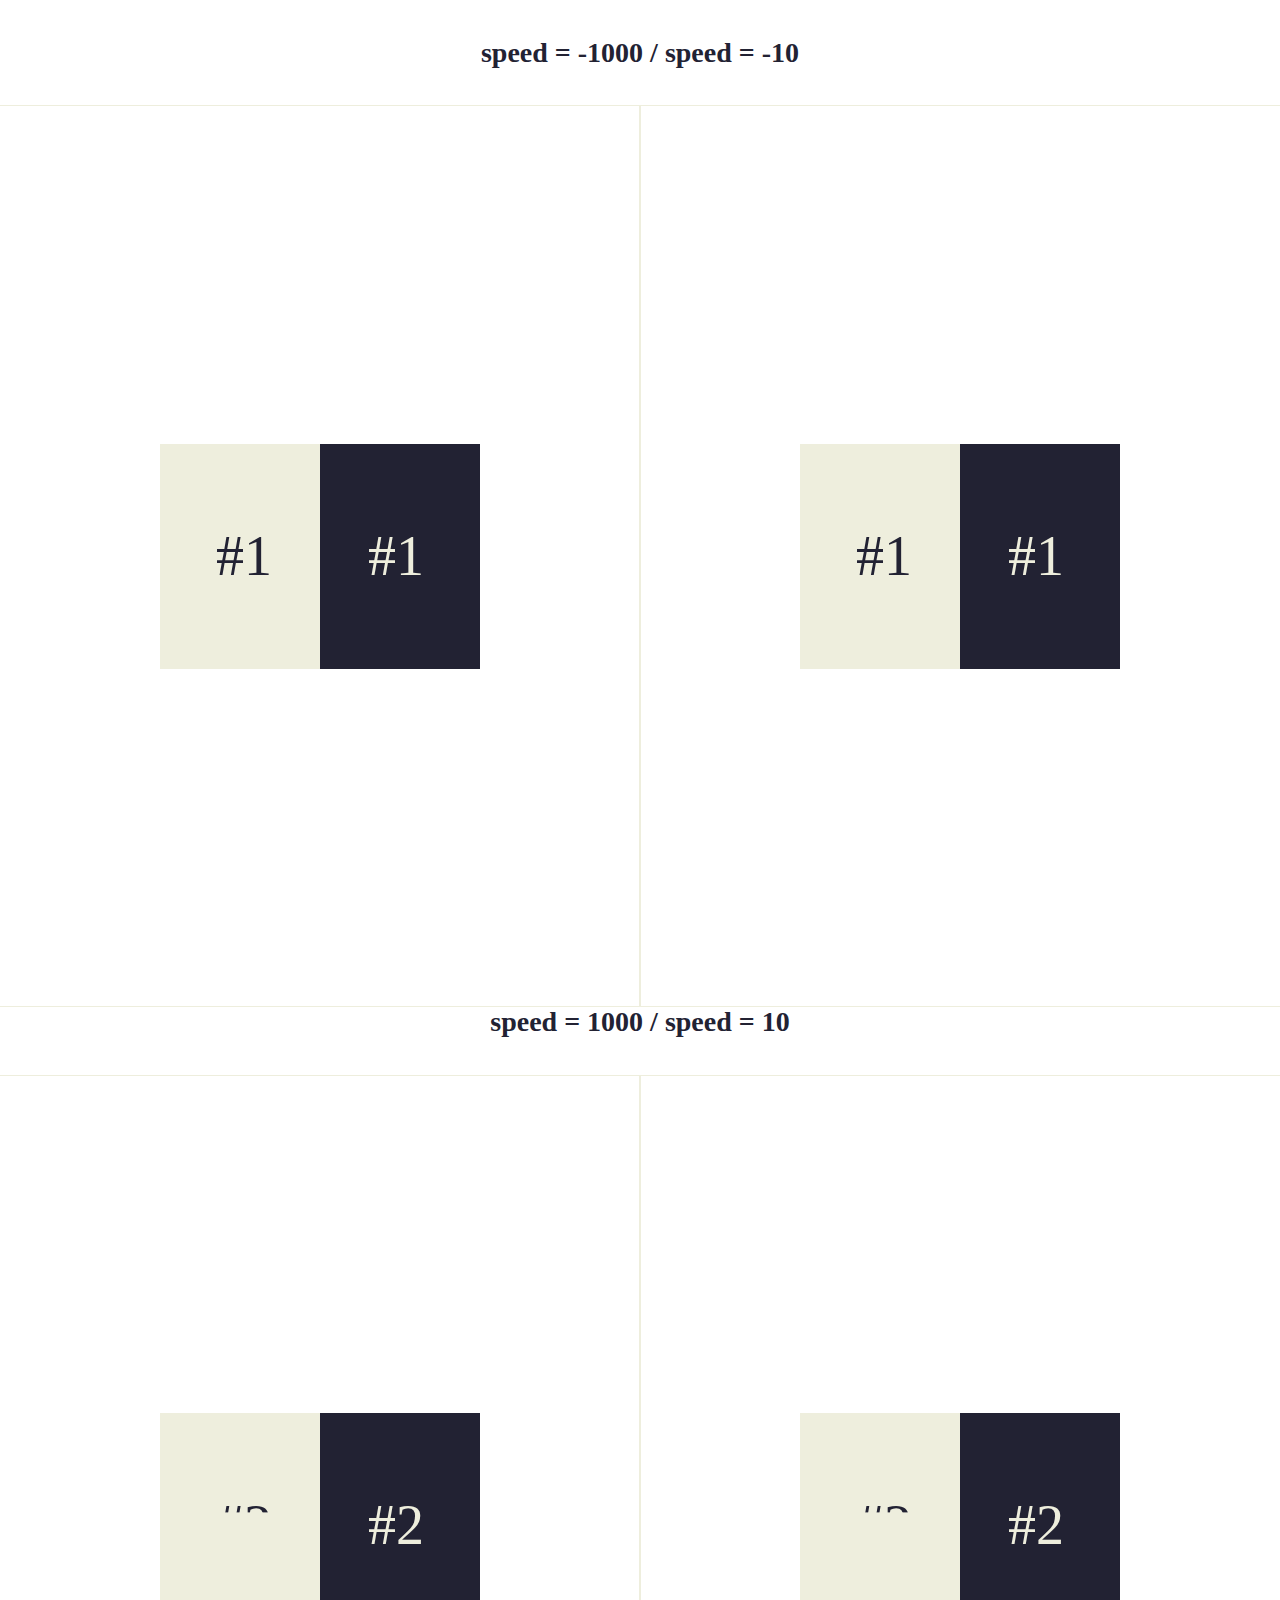
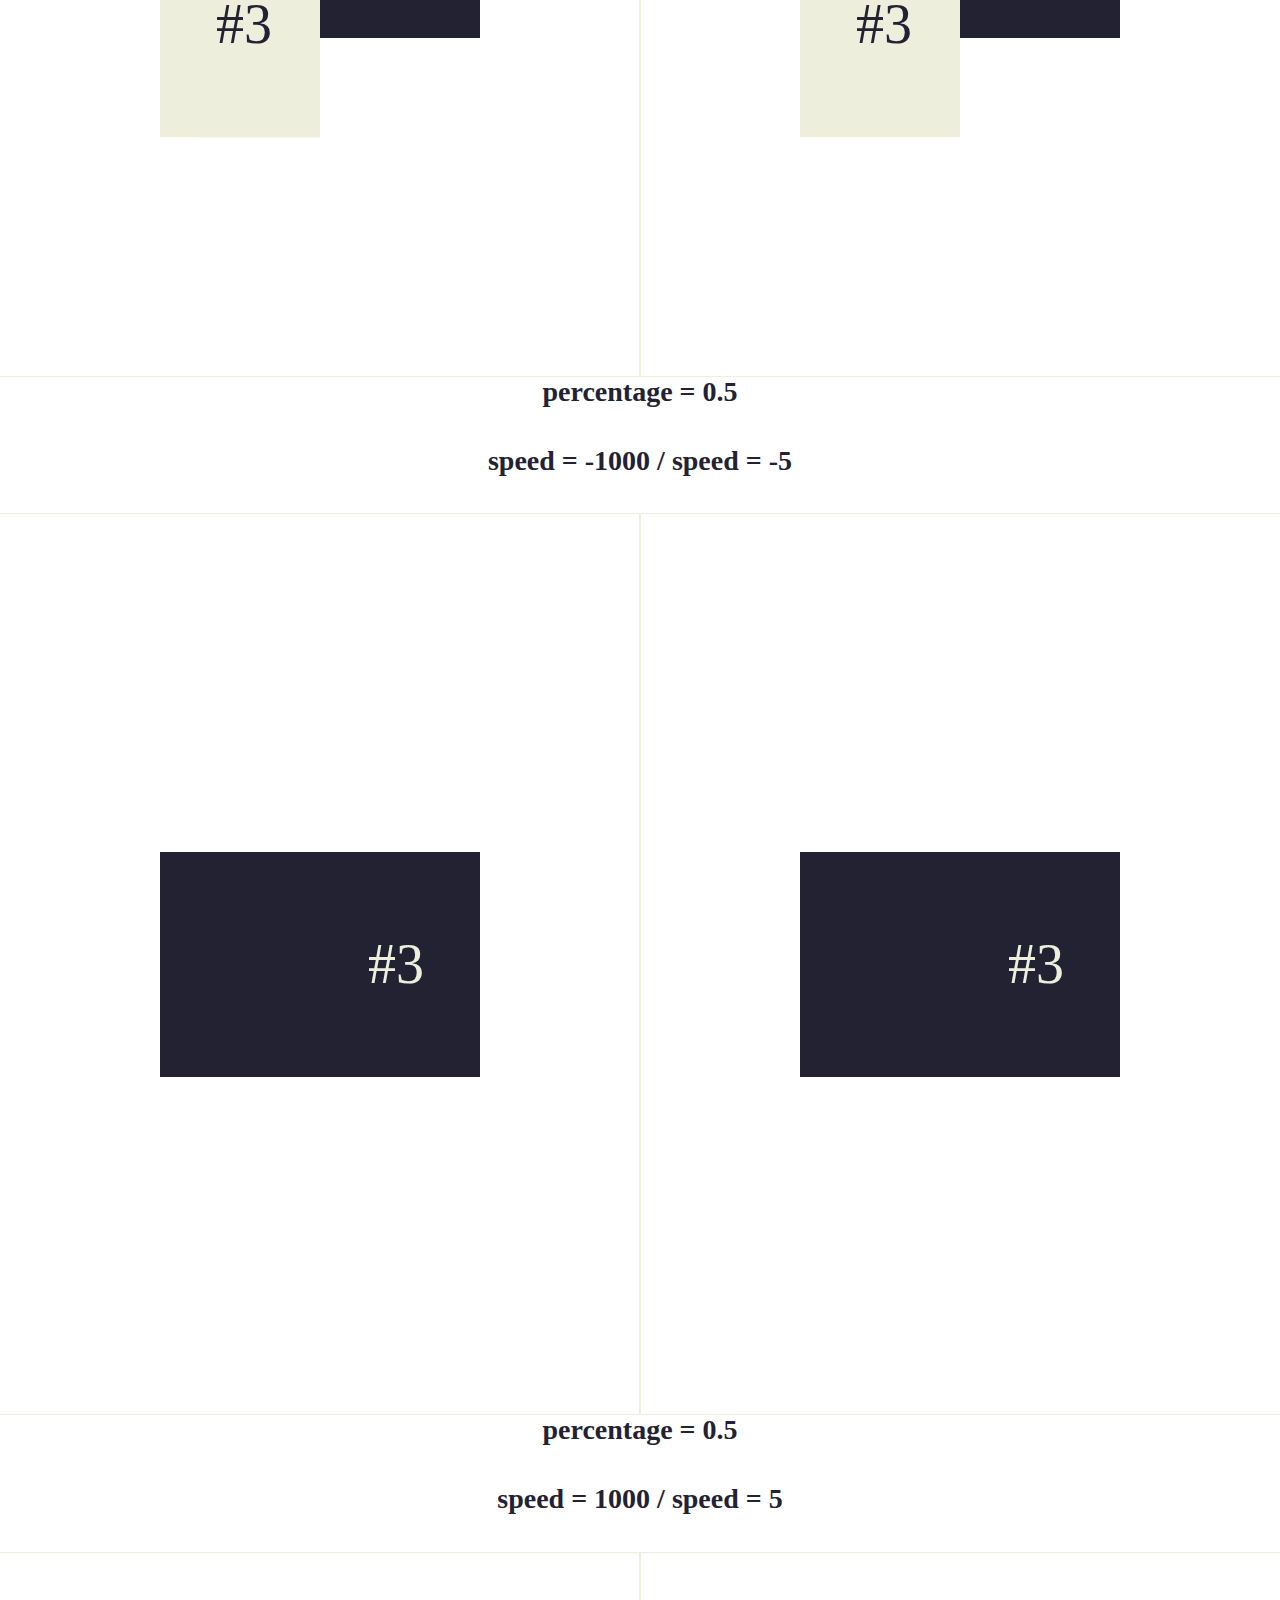
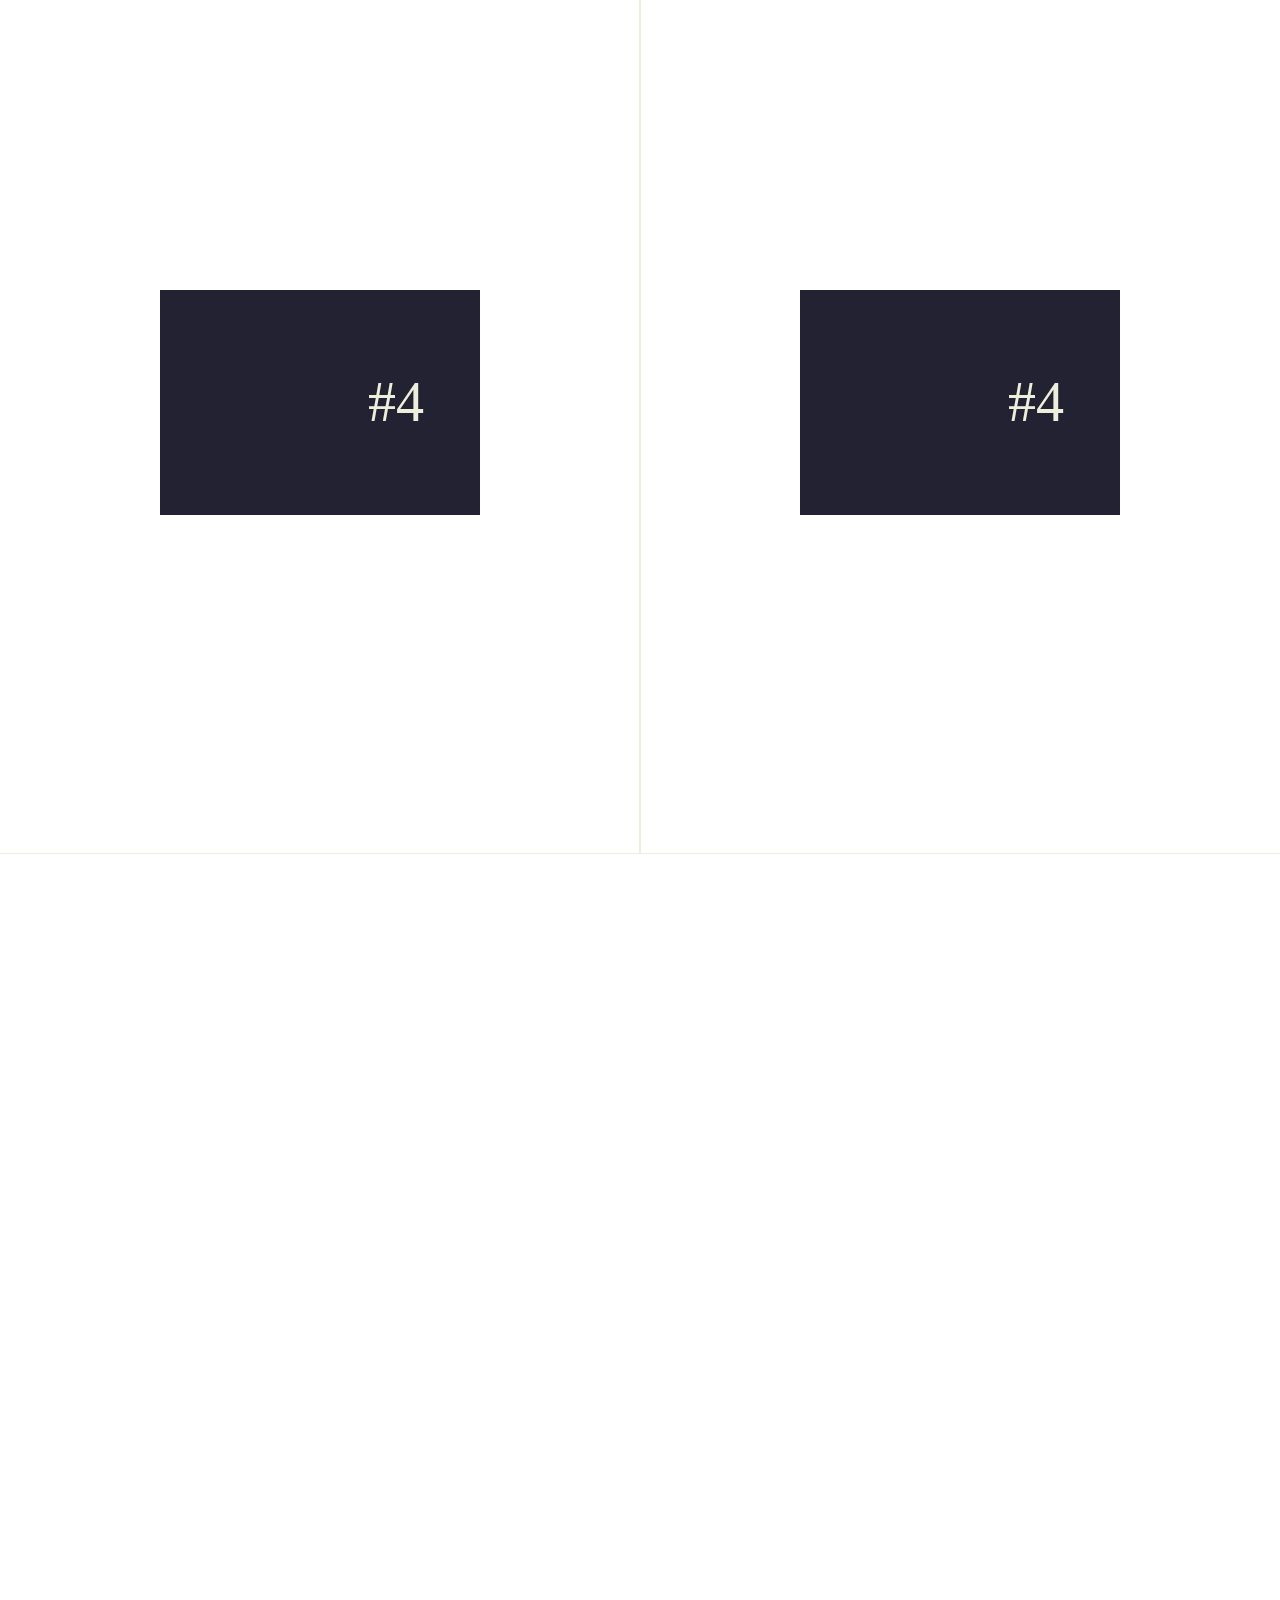
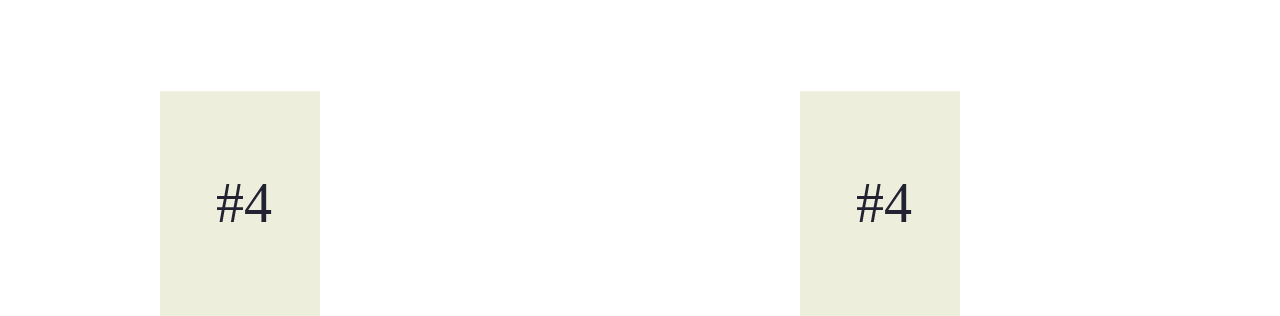
<file: tests/speed.html>
<!DOCTYPE html>
<html lang="en">
<head>
	<meta charset="UTF-8">
	<meta name="viewport" content="width=device-width, initial-scale=1.0">
	<meta http-equiv="X-UA-Compatible" content="IE=edge">
	<title></title>
	<style>
		html, body{
			color: #223;
			font-size: 21pt;
			margin: 0; padding: 0;
		}
		nav{
			font-size: 21pt;
			line-height: 1.5em;
			position: fixed;
			bottom: 0; left: 0;
		}
		nav a{ color: inherit; }

		.col{
			text-align: center;
			width: 50%;
			float: left;
			box-sizing: border-box;
		}

		h4{ text-align: center;}

		.container{
			outline: 1px solid #eed;
			font-size: 42pt;
			padding: 37.5vh 12.5vw;
		}
		.block{
			background: #223;
			color: #eed;
			line-height: 25vh;
			text-align: right;
			padding: 0 42pt;
			position: relative;
		}
		span{
			background: #eed;
			color: #223;
			line-height: 25vh;
			text-align: left;
			padding: 0 42pt;
			display: block;
			width: 50%;
			position: absolute;
			top: 0; left: 0;
			box-sizing: border-box;
		}
	</style>
</head>
<body>
	<h4>speed = -1000 / speed = -10</h4>
	<section>
		<div class="col">
			<div class="container"><div class="block">#1<span class="rellax" data-rellax-speed="-1000">#1</span></div></div>
		</div>
		<div class="col">
			<div class="container"><div class="block">#1<span class="rellax" data-rellax-speed="-10">#1</span></div></div>
		</div>
	</section>

	<h4>speed = 1000 / speed = 10</h4>
	<section>
		<div class="col">
			<div class="container"><div class="block">#2<span class="rellax" data-rellax-speed="1000">#2</span></div></div>
		</div>
		<div class="col">
			<div class="container"><div class="block">#2<span class="rellax" data-rellax-speed="10">#2</span></div></div>
		</div>
	</section>

	<h4>percentage = 0.5</h4>
	<h4>speed = -1000 / speed = -5</h4>
	<section>
		<div class="col">
			<div class="container"><div class="block">#3<span class="rellax" data-rellax-speed="-1000" data-rellax-percentage="0.5">#3</span></div></div>
		</div>
		<div class="col">
			<div class="container"><div class="block">#3<span class="rellax" data-rellax-speed="-5" data-rellax-percentage="0.5">#3</span></div></div>
		</div>
	</section>

	<h4>percentage = 0.5</h4>
	<h4>speed = 1000 / speed = 5</h4>
	<section>
		<div class="col">
			<div class="container"><div class="block">#4<span class="rellax" data-rellax-speed="1000" data-rellax-percentage="0.5">#4</span></div></div>
		</div>
		<div class="col">
			<div class="container"><div class="block">#4<span class="rellax" data-rellax-speed="5" data-rellax-percentage="0.5">#4</span></div></div>
		</div>
	</section>

	<!-- Scripts -->
	<script src="../rellax.js"></script>
	<script>
		var rellax = new Rellax();
	</script>
</body>
</html>
</file>
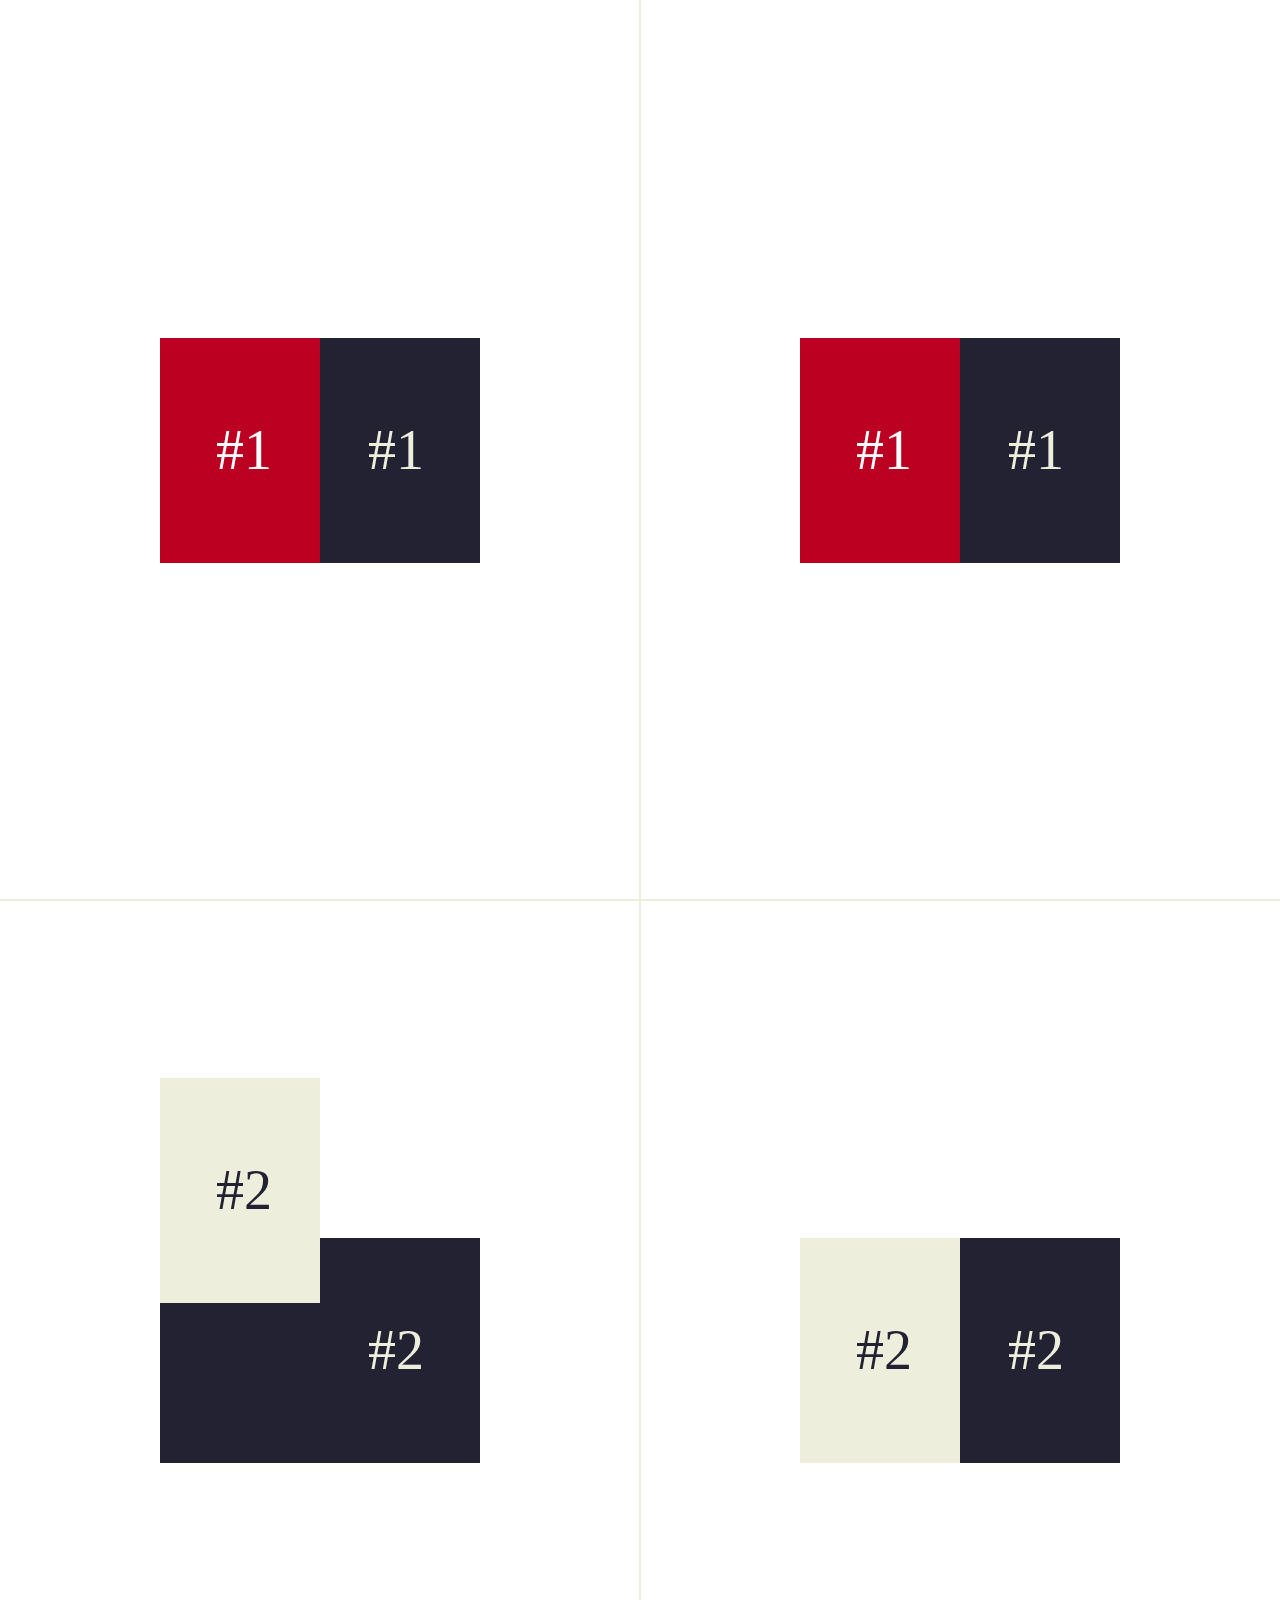
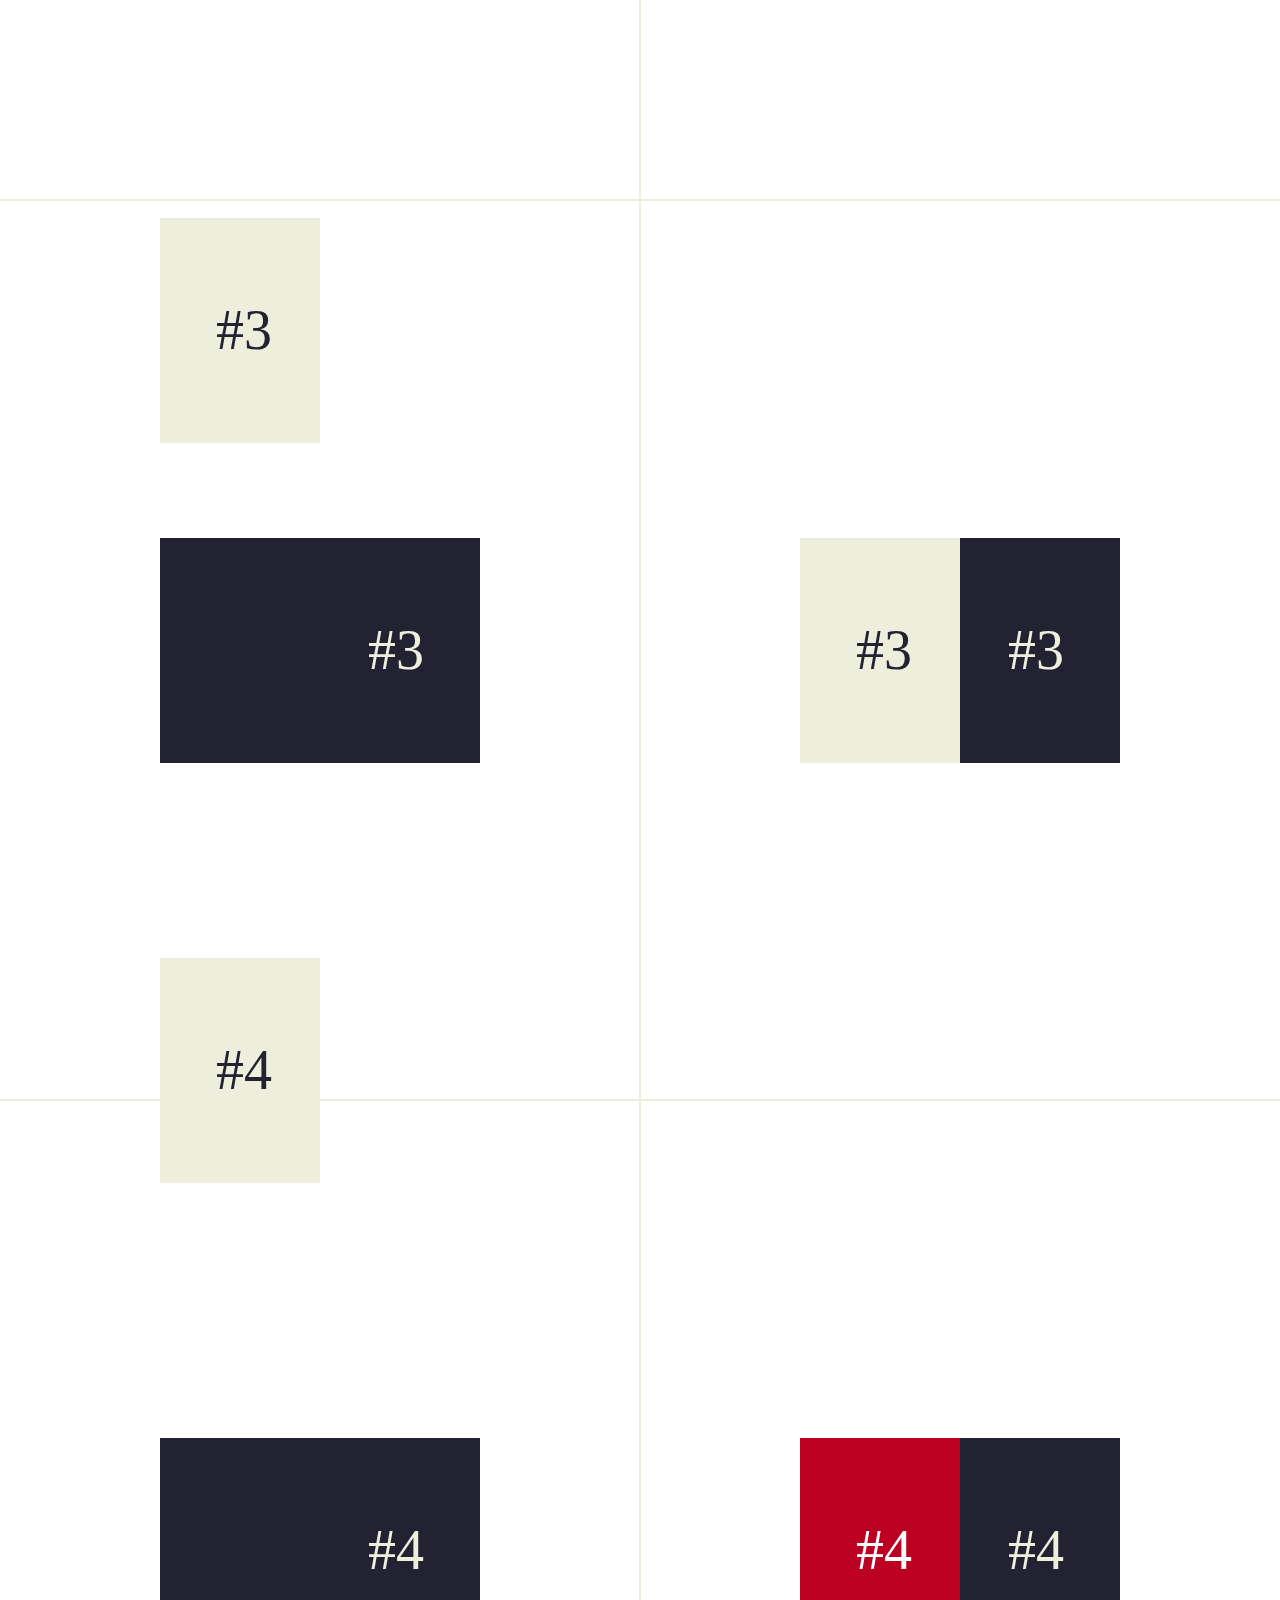
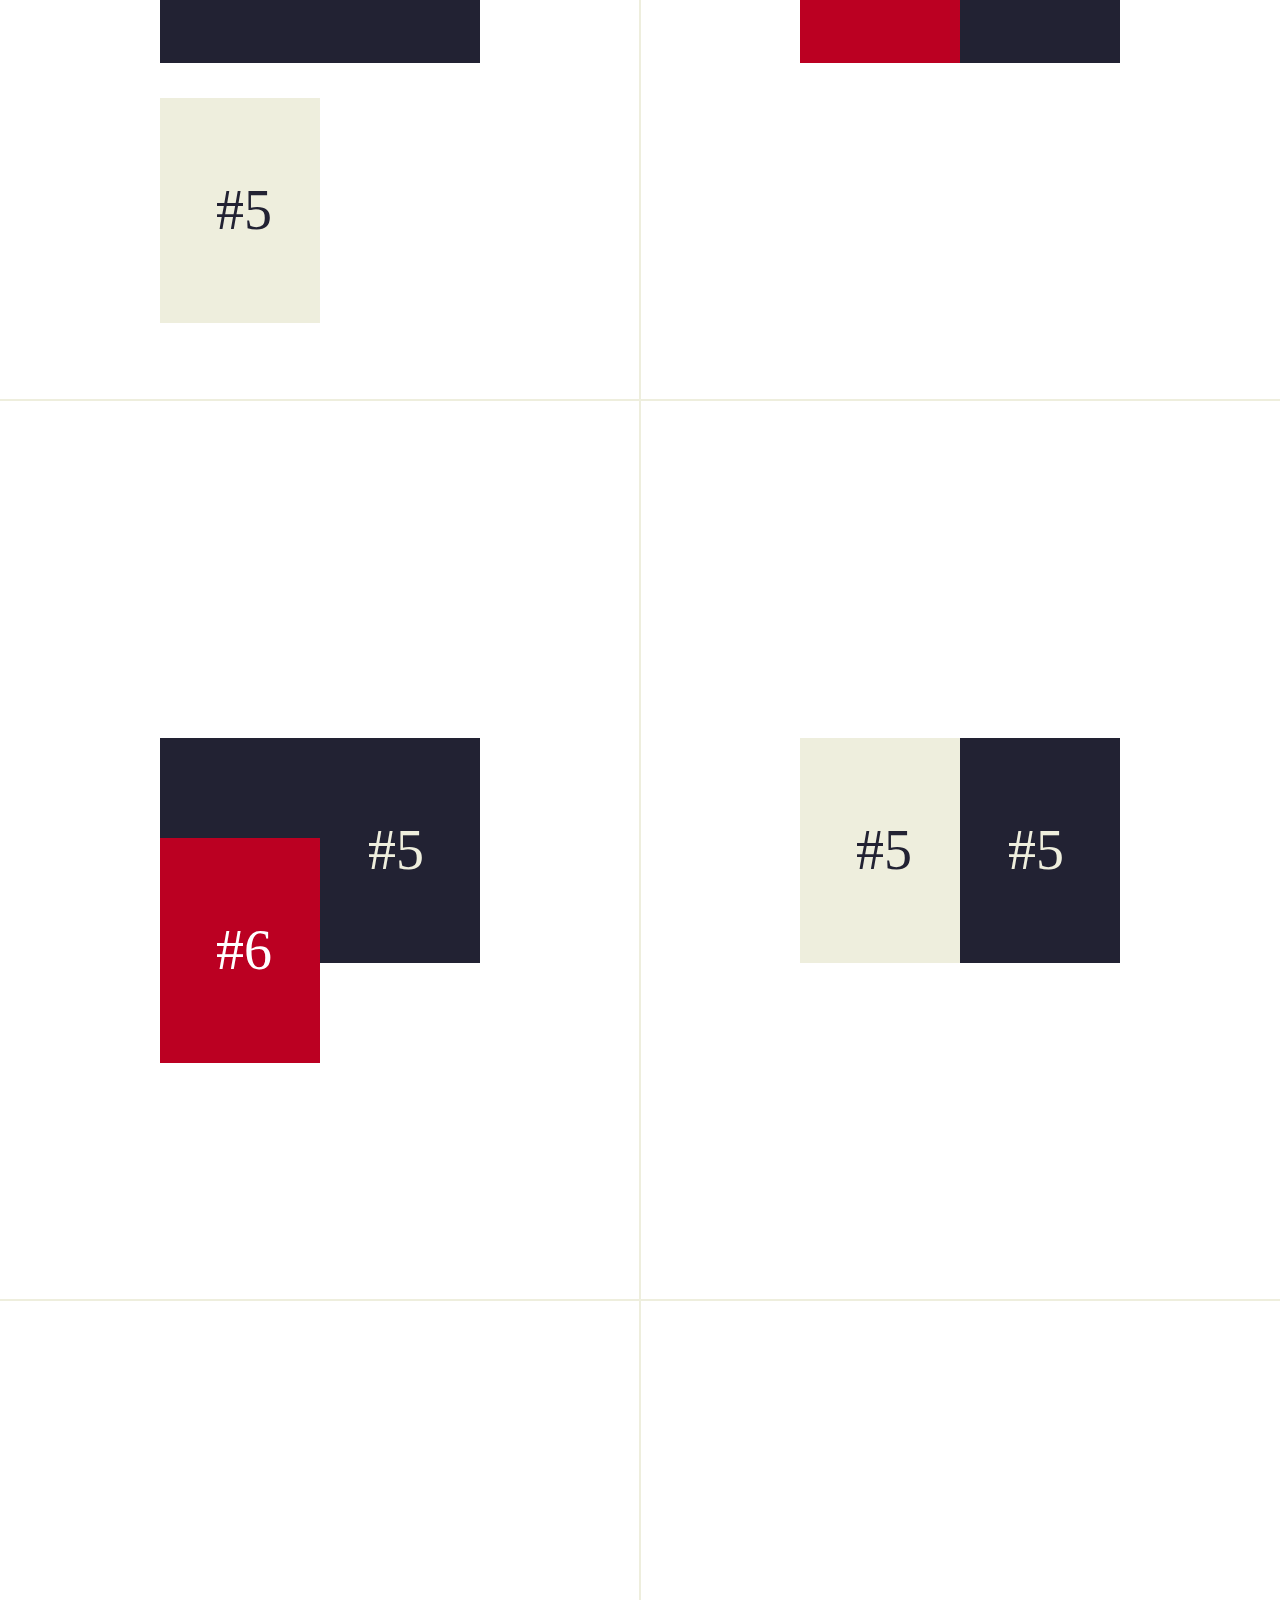
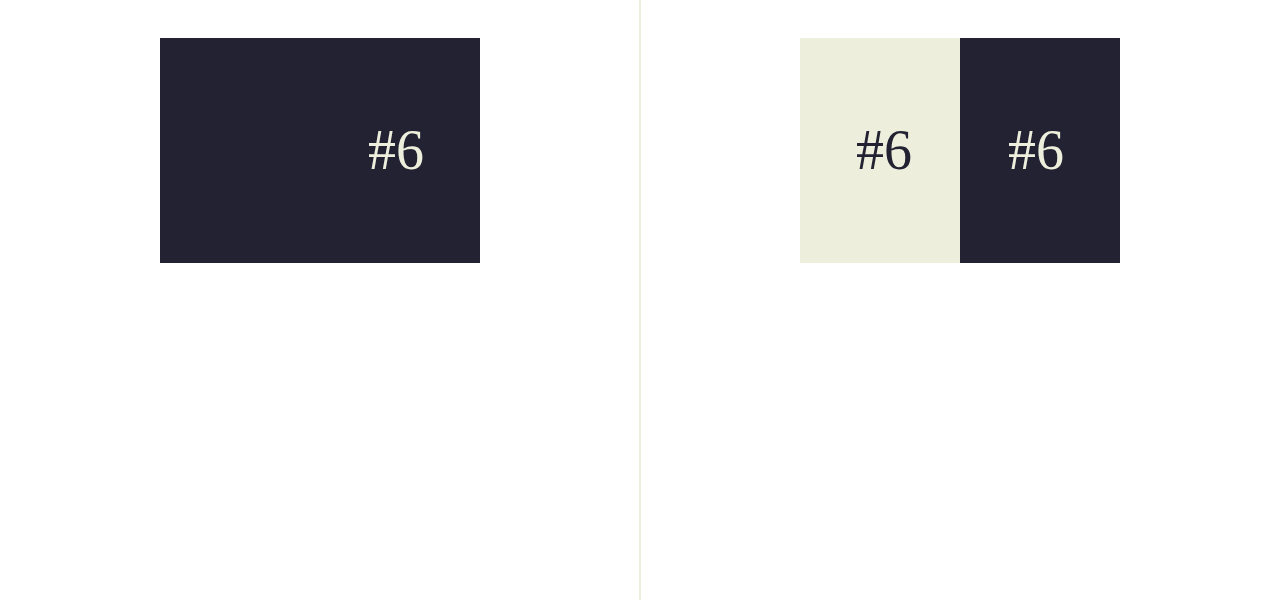
<file: tests/style.html>
<!DOCTYPE html>
<html lang="en">
<head>
	<meta charset="UTF-8">
	<meta name="viewport" content="width=device-width, initial-scale=1.0">
	<meta http-equiv="X-UA-Compatible" content="IE=edge">
	<title></title>
	<style>
		html, body{
			color: #223;
			font-size: 21pt;
			margin: 0; padding: 0;
		}
		nav{
			font-size: 21pt;
			line-height: 1.5em;
			position: fixed;
			bottom: 0; left: 0;
		}
		nav a{ color: inherit; }

		.col{
			text-align: center;
			width: 50%;
			float: left;
			box-sizing: border-box;
		}

		h4{ text-align: center;}

		.container{
			outline: 1px solid #eed;
			font-size: 42pt;
			padding: 37.5vh 12.5vw;
		}
		.block{
			background: #223;
			color: #eed;
			line-height: 25vh;
			text-align: right;
			padding: 0 42pt;
			position: relative;
		}
		span{
			background: #eed;
			color: #223;
			line-height: 25vh;
			text-align: left;
			padding: 0 42pt;
			display: block;
			width: 50%;
			position: absolute;
			top: 0; left: 0;
			box-sizing: border-box;
		}
	</style>
</head>
<body>
	<section>
		<div class="col">
<div id="21" class="container"><div class="block">#1<span class="rellax" data-rellax-percentage="0.5" style="background:#b02; color:#fff;">#1</span></div></div>
<div id="22" class="container"><div class="block">#2<span class="rellax" data-rellax-percentage="0.5">#2</span></div></div>
<div id="23" class="container"><div class="block">#3<span class="rellax" data-rellax-percentage="0.5">#3</span></div></div>
<div id="24" class="container"><div class="block">#4<span class="rellax" data-rellax-percentage="0.5">#4</span></div></div>
<div id="25" class="container"><div class="block">#5<span class="rellax" data-rellax-percentage="0.5">#5</span></div></div>
<div id="26" class="container"><div class="block">#6<span class="rellax" data-rellax-percentage="0.5" style="background:#b02; color:#fff;">#6</span></div></div>
		</div>
		<div class="col">
			<div id="21" class="container"><div class="block">#1<span class="rellax" style="background:#b02; color:#fff;">#1</span></div></div>
			<div id="22" class="container"><div class="block">#2<span class="rellax">#2</span></div></div>
			<div id="23" class="container"><div class="block">#3<span class="rellax">#3</span></div></div>
			<div id="24" class="container"><div class="block">#4<span class="rellax" style="background:#b02; color:#fff;">#4</span></div></div>
			<div id="25" class="container"><div class="block">#5<span class="rellax">#5</span></div></div>
			<div id="26" class="container"><div class="block">#6<span class="rellax">#6</span></div></div>
		</div>
	</section>

	<!-- Scripts -->
	<script src="../rellax.js"></script>
	<script>
		var rellax = new Rellax();
	</script>
</body>
</html>
</file>
